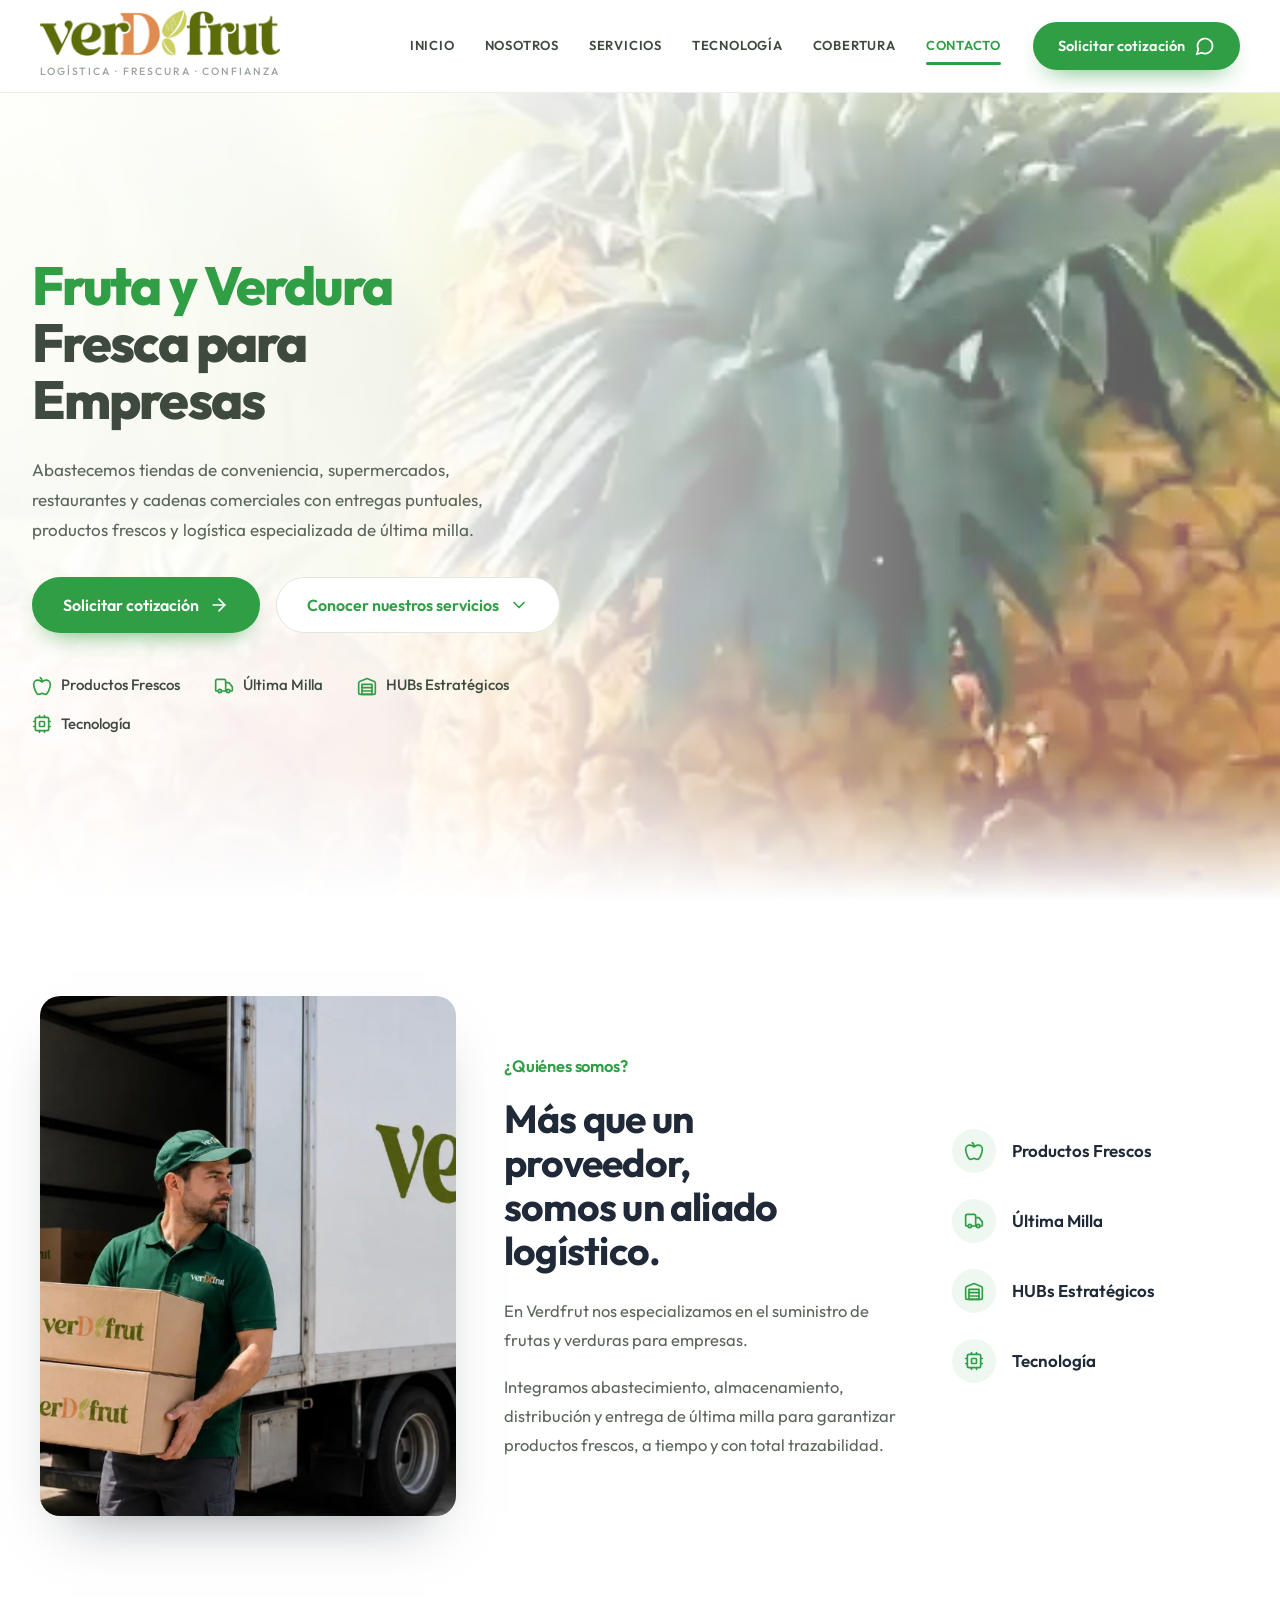
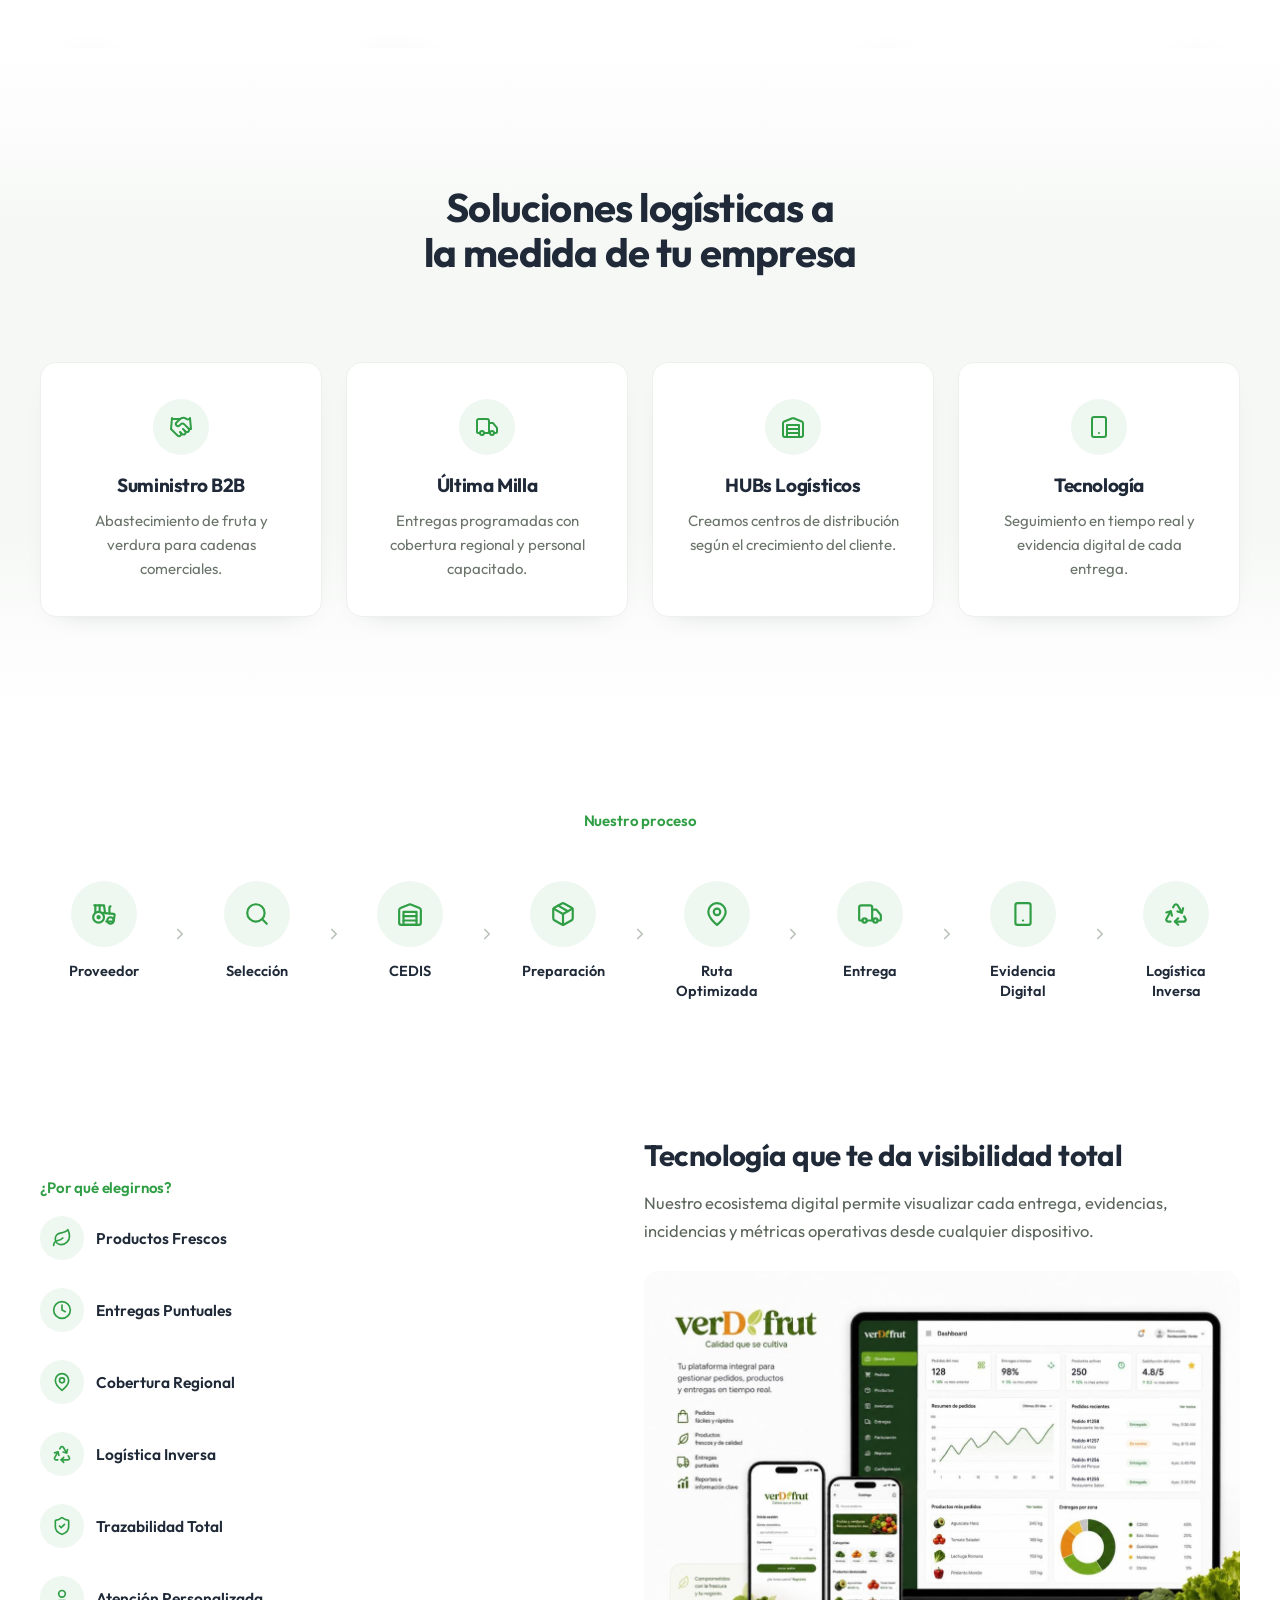
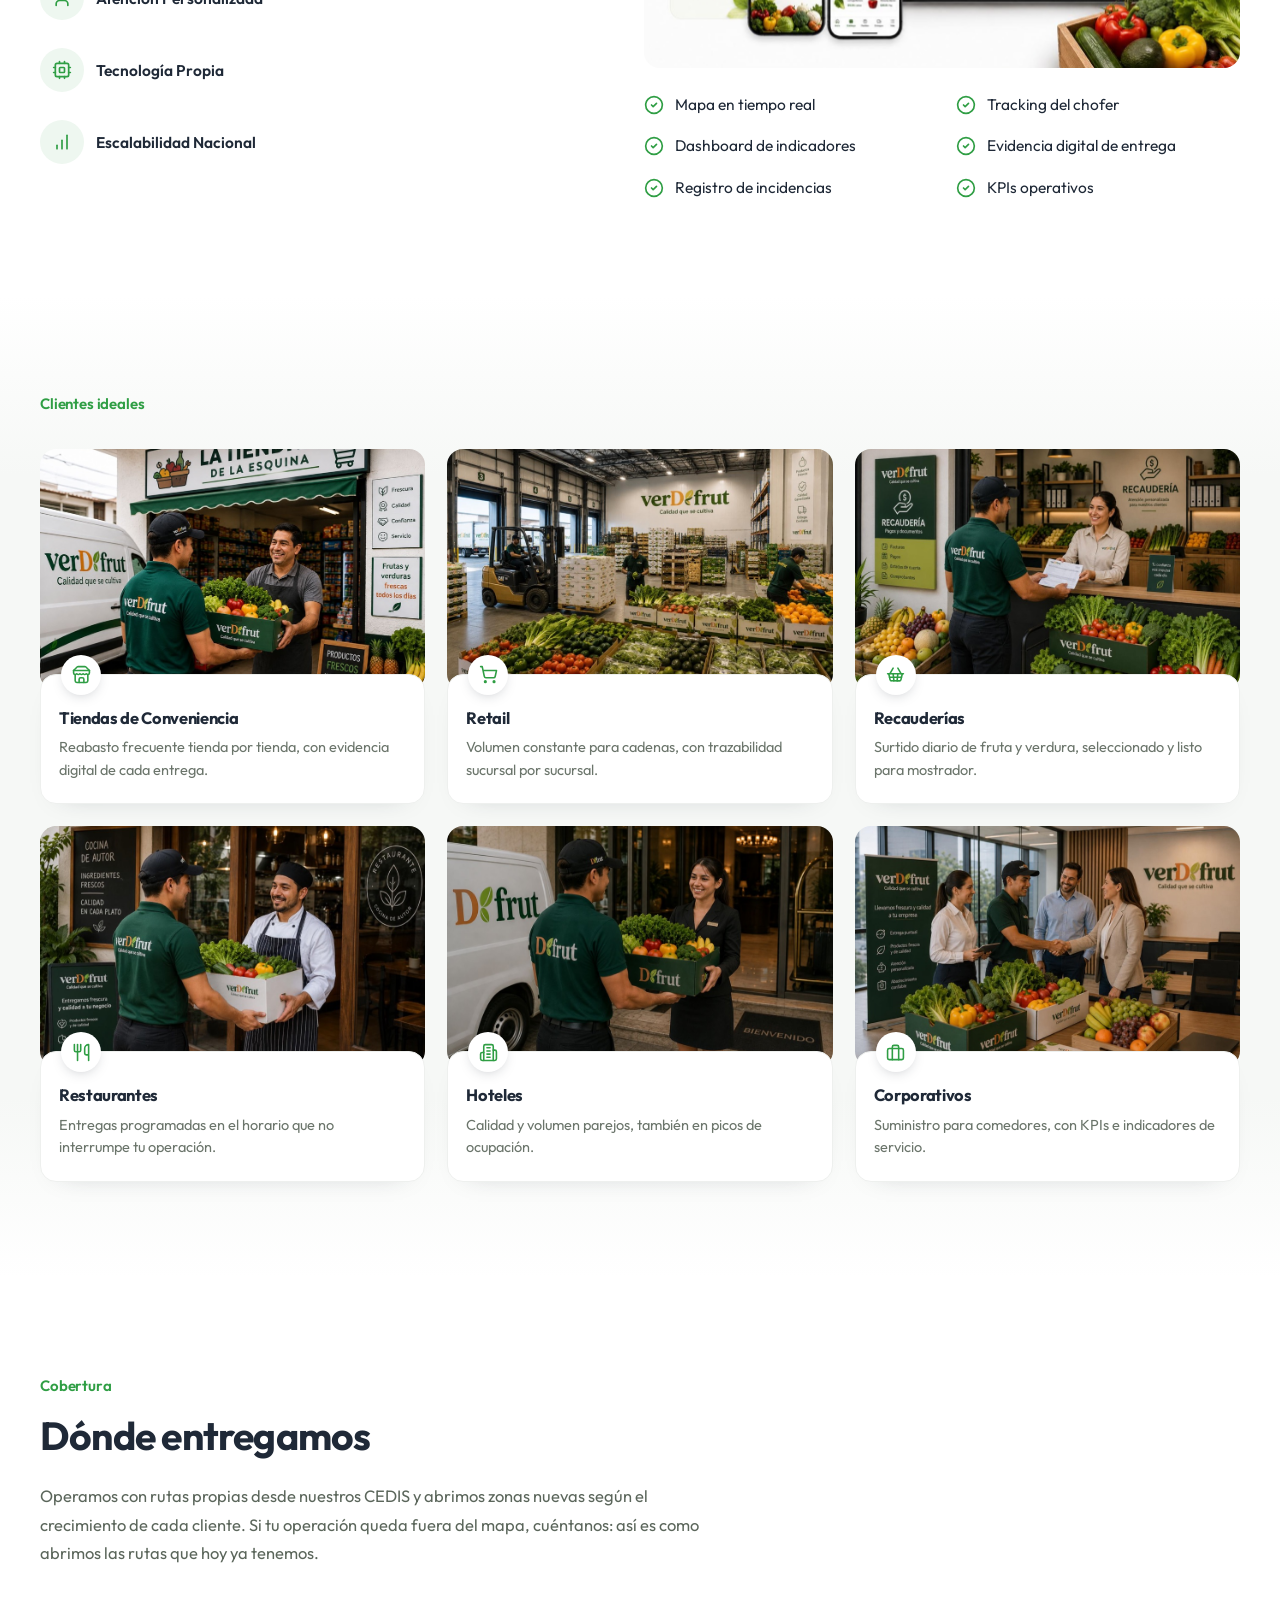
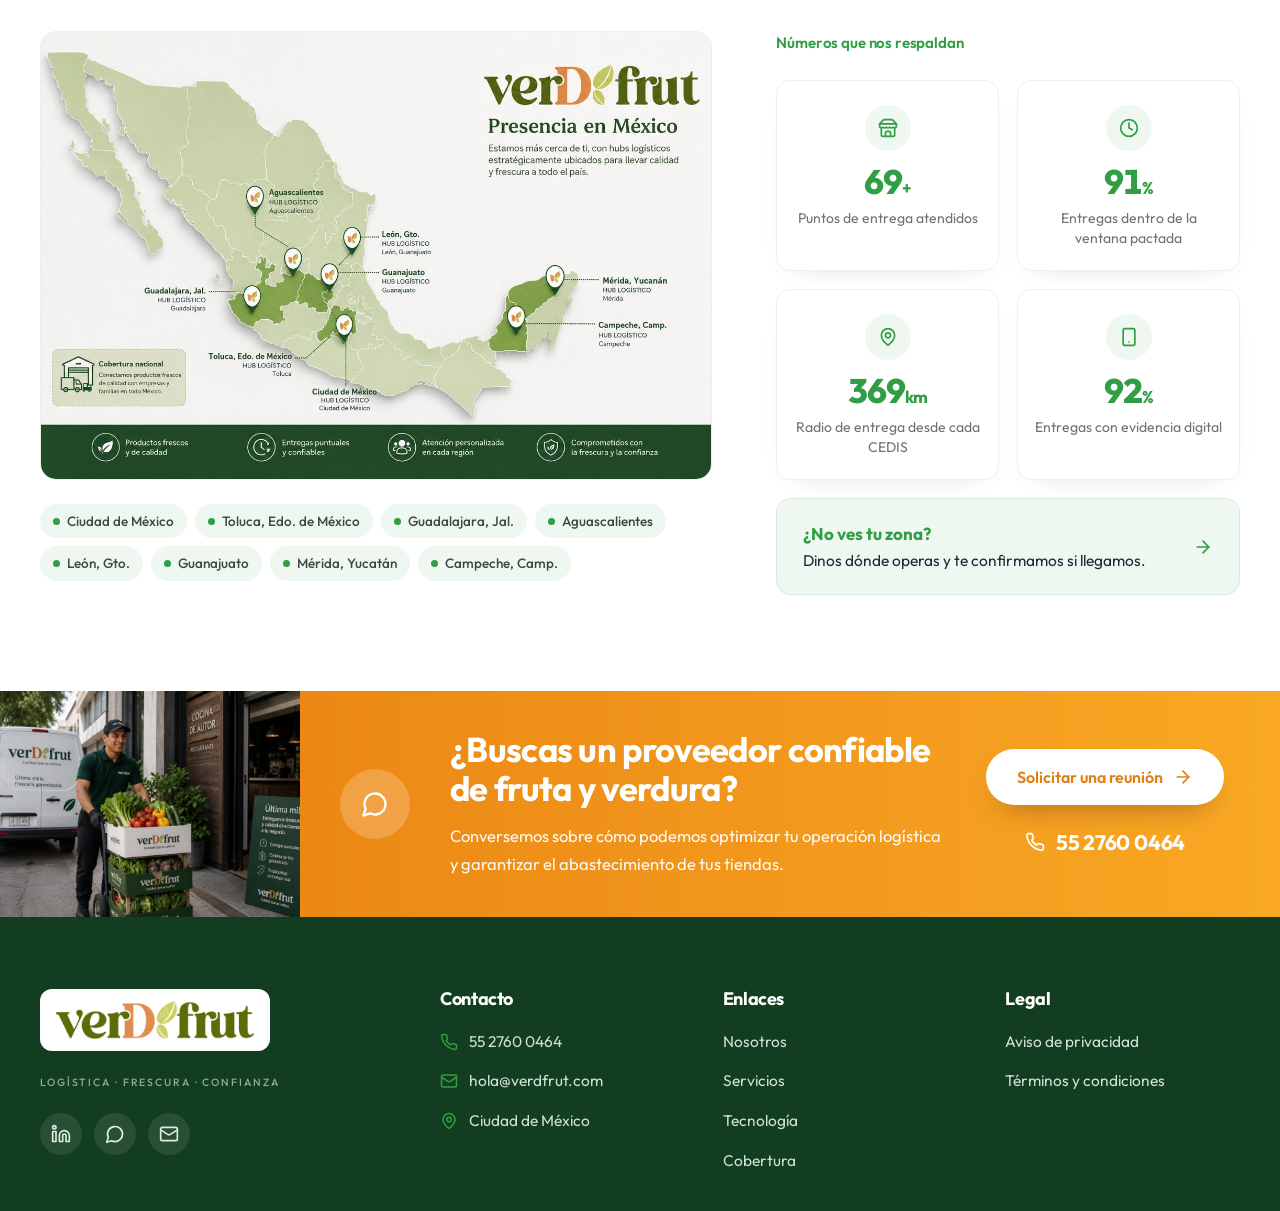
<file: index.html>
<!DOCTYPE html>
<html lang="es">
<head>
<meta charset="utf-8">
<meta name="viewport" content="width=device-width, initial-scale=1">
<title>VERDFRUT — Fruta y verdura fresca para empresas</title>
<meta name="description" content="Abastecemos tiendas de conveniencia, supermercados, restaurantes y cadenas comerciales con entregas puntuales, productos frescos y logística especializada de última milla.">
<link rel="preconnect" href="https://fonts.googleapis.com">
<link rel="preconnect" href="https://fonts.gstatic.com" crossorigin>
<link href="https://fonts.googleapis.com/css2?family=Outfit:wght@300;400;500;600;700;800&display=swap" rel="stylesheet">
<link rel="stylesheet" href="styles.css">
<script>document.documentElement.classList.add('js')</script>
</head>
<body>

<a class="skip-link" href="#nosotros">Saltar al contenido</a>

<!-- ═══════════════ SPRITE DE ICONOS (lucide) ═══════════════ -->
<svg width="0" height="0" style="position:absolute" aria-hidden="true">
  <defs>
    <g id="i-apple"><path d="M12 20.94c1.5 0 2.75 1.06 4 1.06 3 0 6-8 6-12.22A4.91 4.91 0 0 0 17 5c-2.22 0-4 1.44-5 2-1-.56-2.78-2-5-2a4.9 4.9 0 0 0-5 4.78C2 13.94 5 22 8 22c1.25 0 2.5-1.06 4-1.06Z"/><path d="M10 2c1 .5 2 2 2 5"/></g>
    <g id="i-truck"><path d="M14 18V6a2 2 0 0 0-2-2H4a2 2 0 0 0-2 2v11a1 1 0 0 0 1 1h2"/><path d="M15 18H9"/><path d="M19 18h2a1 1 0 0 0 1-1v-3.65a1 1 0 0 0-.22-.62l-3.48-4.35A1 1 0 0 0 17.52 8H14"/><circle cx="17" cy="18" r="2"/><circle cx="7" cy="18" r="2"/></g>
    <g id="i-warehouse"><path d="M22 8.35V20a2 2 0 0 1-2 2H4a2 2 0 0 1-2-2V8.35A2 2 0 0 1 3.26 6.5l8-3.2a2 2 0 0 1 1.48 0l8 3.2A2 2 0 0 1 22 8.35Z"/><path d="M6 18h12"/><path d="M6 14h12"/><rect width="12" height="12" x="6" y="10"/></g>
    <g id="i-cpu"><rect width="16" height="16" x="4" y="4" rx="2"/><rect width="6" height="6" x="9" y="9" rx="1"/><path d="M15 2v2"/><path d="M15 20v2"/><path d="M2 15h2"/><path d="M2 9h2"/><path d="M20 15h2"/><path d="M20 9h2"/><path d="M9 2v2"/><path d="M9 20v2"/></g>
    <g id="i-handshake"><path d="m11 17 2 2a1 1 0 1 0 3-3"/><path d="m14 14 2.5 2.5a1 1 0 1 0 3-3l-3.88-3.88a3 3 0 0 0-4.24 0l-.88.88a1 1 0 1 1-3-3l2.81-2.81a5.79 5.79 0 0 1 7.06-.87l.47.28a2 2 0 0 0 1.42.25L21 4"/><path d="m21 3 1 11h-2"/><path d="M3 3 2 14l6.5 6.5a1 1 0 1 0 3-3"/><path d="M3 4h8"/></g>
    <g id="i-smartphone"><rect width="14" height="20" x="5" y="2" rx="2"/><path d="M12 18h.01"/></g>
    <g id="i-tractor"><path d="M3 4h9l1 7"/><path d="M4 11V4"/><path d="M8 10V4"/><path d="M18 5c-.6 0-1 .4-1 1v5.6"/><path d="m10 11 11 .9c.6 0 .9.5.8 1.1l-.8 5c0 .5-.4.9-1 .9H14"/><circle cx="7" cy="15" r="5"/><circle cx="7" cy="15" r="1"/><circle cx="18" cy="18" r="3"/></g>
    <g id="i-search"><circle cx="11" cy="11" r="8"/><path d="m21 21-4.3-4.3"/></g>
    <g id="i-package"><path d="m7.5 4.27 9 5.15"/><path d="M21 8a2 2 0 0 0-1-1.73l-7-4a2 2 0 0 0-2 0l-7 4A2 2 0 0 0 3 8v8a2 2 0 0 0 1 1.73l7 4a2 2 0 0 0 2 0l7-4A2 2 0 0 0 21 16Z"/><path d="m3.3 7 8.7 5 8.7-5"/><path d="M12 22V12"/></g>
    <g id="i-pin"><path d="M20 10c0 6-8 12-8 12s-8-6-8-12a8 8 0 0 1 16 0Z"/><circle cx="12" cy="10" r="3"/></g>
    <g id="i-recycle"><path d="M7 19H4.8a1.8 1.8 0 0 1-1.57-.88 1.79 1.79 0 0 1 0-1.79L7.2 9.5"/><path d="M11 19h8.2a1.8 1.8 0 0 0 1.56-.89 1.78 1.78 0 0 0 0-1.78l-1.23-2.12"/><path d="m14 16-3 3 3 3"/><path d="M8.29 13.6 7.2 9.5 3.1 10.6"/><path d="m9.34 5.81 1.1-1.89A1.83 1.83 0 0 1 12 3a1.78 1.78 0 0 1 1.55.89l3.94 6.84"/><path d="m13.38 9.63 4.09 1.1 1.1-4.1"/></g>
    <g id="i-leaf"><path d="M11 20A7 7 0 0 1 9.8 6.1C15.5 5 17 4.48 19 2c1 2 2 4.18 2 8 0 5.5-4.78 10-10 10Z"/><path d="M2 21c0-3 1.85-5.36 5.08-6C9.5 14.52 12 13 13 12"/></g>
    <g id="i-clock"><circle cx="12" cy="12" r="10"/><path d="M12 6v6l4 2"/></g>
    <g id="i-shield-check"><path d="M20 13c0 5-3.5 7.5-7.66 8.95a1 1 0 0 1-.67-.01C7.5 20.5 4 18 4 13V6a1 1 0 0 1 1-1c2 0 4.5-1.2 6.24-2.72a1.17 1.17 0 0 1 1.52 0C14.51 3.81 17 5 19 5a1 1 0 0 1 1 1z"/><path d="m9 12 2 2 4-4"/></g>
    <g id="i-shield"><path d="M20 13c0 5-3.5 7.5-7.66 8.95a1 1 0 0 1-.67-.01C7.5 20.5 4 18 4 13V6a1 1 0 0 1 1-1c2 0 4.5-1.2 6.24-2.72a1.17 1.17 0 0 1 1.52 0C14.51 3.81 17 5 19 5a1 1 0 0 1 1 1z"/></g>
    <g id="i-user"><path d="M19 21v-2a4 4 0 0 0-4-4H9a4 4 0 0 0-4 4v2"/><circle cx="12" cy="7" r="4"/></g>
    <g id="i-chart"><path d="M12 20V10"/><path d="M18 20V4"/><path d="M6 20v-4"/></g>
    <g id="i-store"><path d="m2 7 4.41-4.41A2 2 0 0 1 7.83 2h8.34a2 2 0 0 1 1.42.59L22 7"/><path d="M4 12v8a2 2 0 0 0 2 2h12a2 2 0 0 0 2-2v-8"/><path d="M15 22v-4a2 2 0 0 0-2-2h-2a2 2 0 0 0-2 2v4"/><path d="M2 7h20"/><path d="M22 7v3a2 2 0 0 1-2 2 2.7 2.7 0 0 1-1.59-.63.7.7 0 0 0-.82 0A2.7 2.7 0 0 1 16 12a2.7 2.7 0 0 1-1.59-.63.7.7 0 0 0-.82 0A2.7 2.7 0 0 1 12 12a2.7 2.7 0 0 1-1.59-.63.7.7 0 0 0-.82 0A2.7 2.7 0 0 1 8 12a2.7 2.7 0 0 1-1.59-.63.7.7 0 0 0-.82 0A2.7 2.7 0 0 1 4 12a2 2 0 0 1-2-2V7"/></g>
    <g id="i-cart"><circle cx="8" cy="21" r="1"/><circle cx="19" cy="21" r="1"/><path d="M2.05 2.05h2l2.66 12.42a2 2 0 0 0 2 1.58h9.78a2 2 0 0 0 1.95-1.57l1.65-7.43H5.12"/></g>
    <g id="i-basket"><path d="m15 11-1 9"/><path d="m19 11-4-7"/><path d="M2 11h20"/><path d="m3.5 11 1.6 7.4a2 2 0 0 0 2 1.6h9.8a2 2 0 0 0 2-1.6l1.7-7.4"/><path d="M4.5 15.5h15"/><path d="m5 11 4-7"/><path d="m9 11 1 9"/></g>
    <g id="i-utensils"><path d="M3 2v7c0 1.1.9 2 2 2h4a2 2 0 0 0 2-2V2"/><path d="M7 2v20"/><path d="M21 15V2a5 5 0 0 0-5 5v6c0 1.1.9 2 2 2h3Zm0 0v7"/></g>
    <g id="i-hotel"><path d="M6 22V4a2 2 0 0 1 2-2h8a2 2 0 0 1 2 2v18Z"/><path d="M6 12H4a2 2 0 0 0-2 2v6a2 2 0 0 0 2 2h2"/><path d="M18 9h2a2 2 0 0 1 2 2v9a2 2 0 0 1-2 2h-2"/><path d="M10 6h4"/><path d="M10 10h4"/><path d="M10 14h4"/><path d="M10 18h4"/></g>
    <g id="i-briefcase"><rect width="20" height="14" x="2" y="7" rx="2"/><path d="M16 21V5a2 2 0 0 0-2-2h-4a2 2 0 0 0-2 2v16"/></g>
    <g id="i-check-circle"><circle cx="12" cy="12" r="10"/><path d="m9 12 2 2 4-4"/></g>
    <g id="i-badge-check"><path d="M3.85 8.62a4 4 0 0 1 4.78-4.77 4 4 0 0 1 6.74 0 4 4 0 0 1 4.78 4.78 4 4 0 0 1 0 6.74 4 4 0 0 1-4.77 4.78 4 4 0 0 1-6.75 0 4 4 0 0 1-4.78-4.77 4 4 0 0 1 0-6.76Z"/><path d="m9 12 2 2 4-4"/></g>
    <g id="i-phone"><path d="M22 16.92v3a2 2 0 0 1-2.18 2 19.79 19.79 0 0 1-8.63-3.07 19.5 19.5 0 0 1-6-6 19.79 19.79 0 0 1-3.07-8.67A2 2 0 0 1 4.11 2h3a2 2 0 0 1 2 1.72 12.84 12.84 0 0 0 .7 2.81 2 2 0 0 1-.45 2.11L8.09 9.91a16 16 0 0 0 6 6l1.27-1.27a2 2 0 0 1 2.11-.45 12.84 12.84 0 0 0 2.81.7A2 2 0 0 1 22 16.92z"/></g>
    <g id="i-mail"><rect width="20" height="16" x="2" y="4" rx="2"/><path d="m22 7-8.97 5.7a1.94 1.94 0 0 1-2.06 0L2 7"/></g>
    <g id="i-chat"><path d="M7.9 20A9 9 0 1 0 4 16.1L2 22Z"/></g>
    <g id="i-linkedin"><path d="M16 8a6 6 0 0 1 6 6v7h-4v-7a2 2 0 0 0-2-2 2 2 0 0 0-2 2v7h-4v-7a6 6 0 0 1 6-6z"/><rect width="4" height="12" x="2" y="9"/><circle cx="4" cy="4" r="2"/></g>
    <g id="i-arrow-right"><path d="M5 12h14"/><path d="m12 5 7 7-7 7"/></g>
    <g id="i-chevron-down"><path d="m6 9 6 6 6-6"/></g>
    <g id="i-chevron-right"><path d="m9 18 6-6-6-6"/></g>
    <g id="i-image"><rect width="18" height="18" x="3" y="3" rx="2"/><circle cx="9" cy="9" r="2"/><path d="m21 15-3.09-3.09a2 2 0 0 0-2.83 0L6 21"/></g>
  </defs>
</svg>

<!-- ═══════════════ HEADER ═══════════════ -->
<header class="site-header" id="top">
  <div class="container header-inner">

    <a class="brand" href="#top" aria-label="VERDFRUT — inicio">
      <img class="brand-mark" src="assets/logo-verdfrut.png" alt=""
           width="1000" height="192">
      <span class="brand-tagline">Logística · Frescura · Confianza</span>
    </a>

    <nav class="main-nav" aria-label="Navegación principal">
      <a href="#top" class="is-active">Inicio</a>
      <a href="#nosotros">Nosotros</a>
      <a href="#servicios">Servicios</a>
      <a href="#tecnologia">Tecnología</a>
      <a href="#cobertura">Cobertura</a>
      <a href="#contacto">Contacto</a>
    </nav>

    <a href="#contacto" class="btn btn-primary btn-header">
      Solicitar cotización
      <svg class="ico" viewBox="0 0 24 24"><use href="#i-chat"/></svg>
    </a>

    <button class="nav-toggle" aria-label="Abrir menú" aria-expanded="false">
      <span></span><span></span><span></span>
    </button>
  </div>
</header>

<main>

<!-- ═══════════════ HERO ═══════════════ -->
<section class="hero">

  <!-- Fondo de video a sangre completa.
       El recorte central (object-fit:cover) deja fuera el logo incrustado
       de arriba y los subtítulos quemados de abajo. -->
  <div class="hero-bg">
    <video class="hero-video" autoplay muted loop playsinline
           preload="auto" poster="assets/hero-fondo.jpg" aria-hidden="true" tabindex="-1">
      <source src="assets/hero-fondo.mp4" type="video/mp4">
    </video>
    <div class="hero-blur"></div>
    <div class="hero-scrim"></div>
  </div>

  <div class="container hero-grid">

    <div class="hero-copy">
      <h1>
        <span class="accent">Fruta y Verdura</span><br>
        Fresca para<br>Empresas
      </h1>

      <p class="lead">
        Abastecemos tiendas de conveniencia, supermercados, restaurantes y
        cadenas comerciales con entregas puntuales, productos frescos y
        logística especializada de última milla.
      </p>

      <div class="hero-actions">
        <a href="#contacto" class="btn btn-primary btn-lg">
          Solicitar cotización
          <svg class="ico" viewBox="0 0 24 24"><use href="#i-arrow-right"/></svg>
        </a>
        <a href="#servicios" class="btn btn-ghost btn-lg">
          Conocer nuestros servicios
          <svg class="ico" viewBox="0 0 24 24"><use href="#i-chevron-down"/></svg>
        </a>
      </div>

      <ul class="hero-chips">
        <li><svg class="ico" viewBox="0 0 24 24"><use href="#i-apple"/></svg>Productos Frescos</li>
        <li><svg class="ico" viewBox="0 0 24 24"><use href="#i-truck"/></svg>Última Milla</li>
        <li><svg class="ico" viewBox="0 0 24 24"><use href="#i-warehouse"/></svg>HUBs Estratégicos</li>
        <li><svg class="ico" viewBox="0 0 24 24"><use href="#i-cpu"/></svg>Tecnología</li>
      </ul>
    </div>

  </div>
</section>

<!-- ═══════════════ NOSOTROS ═══════════════ -->
<section class="section" id="nosotros">
  <div class="container about-grid">

    <figure class="about-photo" data-reveal>
      <img src="assets/hero-reparto.jpg" width="1086" height="851" loading="lazy"
           alt="Repartidor de VERDFRUT cargando cajas de fruta y verdura junto al camión de reparto">
    </figure>

    <div class="about-copy" data-reveal style="--d:.08s">
      <p class="eyebrow">¿Quiénes somos?</p>
      <h2>Más que un<br>proveedor,<br>somos un aliado<br>logístico.</h2>
      <p>En Verdfrut nos especializamos en el suministro de frutas y verduras para empresas.</p>
      <p>Integramos abastecimiento, almacenamiento, distribución y entrega de última milla para
         garantizar productos frescos, a tiempo y con total trazabilidad.</p>
    </div>

    <ul class="pillars" data-reveal-group style="--d:.16s">
      <li><span class="ico-circle"><svg class="ico" viewBox="0 0 24 24"><use href="#i-apple"/></svg></span>Productos Frescos</li>
      <li><span class="ico-circle"><svg class="ico" viewBox="0 0 24 24"><use href="#i-truck"/></svg></span>Última Milla</li>
      <li><span class="ico-circle"><svg class="ico" viewBox="0 0 24 24"><use href="#i-warehouse"/></svg></span>HUBs Estratégicos</li>
      <li><span class="ico-circle"><svg class="ico" viewBox="0 0 24 24"><use href="#i-cpu"/></svg></span>Tecnología</li>
    </ul>

  </div>

  <!-- Frutas que se asoman por el borde inferior de la sección.
       Decorativas: ocultas a lectores de pantalla. -->
  <div class="peekers" aria-hidden="true">
    <img class="peeker p-pera"     src="assets/frutas/pera.png"     alt="" loading="lazy" width="217" height="300">
    <img class="peeker p-aguacate" src="assets/frutas/aguacate.png" alt="" loading="lazy" width="216" height="300">
    <img class="peeker p-pina"     src="assets/frutas/pina.png"     alt="" loading="lazy" width="211" height="300">
    <img class="peeker p-manzana"  src="assets/frutas/manzana.png"  alt="" loading="lazy" width="229" height="300">
  </div>
</section>

<!-- ═══════════════ SERVICIOS ═══════════════ -->
<section class="section section-alt" id="servicios">
  <div class="container">
    <p class="eyebrow center">¿Qué hacemos?</p>
    <h2 class="center h2-tight">Soluciones logísticas a<br>la medida de tu empresa</h2>

    <div class="cards-4">
      <article class="card">
        <span class="ico-circle lg"><svg class="ico" viewBox="0 0 24 24"><use href="#i-handshake"/></svg></span>
        <h3>Suministro B2B</h3>
        <p>Abastecimiento de fruta y verdura para cadenas comerciales.</p>
      </article>
      <article class="card">
        <span class="ico-circle lg"><svg class="ico" viewBox="0 0 24 24"><use href="#i-truck"/></svg></span>
        <h3>Última Milla</h3>
        <p>Entregas programadas con cobertura regional y personal capacitado.</p>
      </article>
      <article class="card">
        <span class="ico-circle lg"><svg class="ico" viewBox="0 0 24 24"><use href="#i-warehouse"/></svg></span>
        <h3>HUBs Logísticos</h3>
        <p>Creamos centros de distribución según el crecimiento del cliente.</p>
      </article>
      <article class="card">
        <span class="ico-circle lg"><svg class="ico" viewBox="0 0 24 24"><use href="#i-smartphone"/></svg></span>
        <h3>Tecnología</h3>
        <p>Seguimiento en tiempo real y evidencia digital de cada entrega.</p>
      </article>
    </div>
  </div>
</section>

<!-- ═══════════════ PROCESO ═══════════════ -->
<section class="section" id="proceso">
  <div class="container">
    <p class="eyebrow center">Nuestro proceso</p>

    <ol class="process">
      <li><span class="ico-circle xl"><svg class="ico" viewBox="0 0 24 24"><use href="#i-tractor"/></svg></span><span class="step-label">Proveedor</span></li>
      <li class="sep"><svg class="ico" viewBox="0 0 24 24"><use href="#i-chevron-right"/></svg></li>
      <li><span class="ico-circle xl"><svg class="ico" viewBox="0 0 24 24"><use href="#i-search"/></svg></span><span class="step-label">Selección</span></li>
      <li class="sep"><svg class="ico" viewBox="0 0 24 24"><use href="#i-chevron-right"/></svg></li>
      <li><span class="ico-circle xl"><svg class="ico" viewBox="0 0 24 24"><use href="#i-warehouse"/></svg></span><span class="step-label">CEDIS</span></li>
      <li class="sep"><svg class="ico" viewBox="0 0 24 24"><use href="#i-chevron-right"/></svg></li>
      <li><span class="ico-circle xl"><svg class="ico" viewBox="0 0 24 24"><use href="#i-package"/></svg></span><span class="step-label">Preparación</span></li>
      <li class="sep"><svg class="ico" viewBox="0 0 24 24"><use href="#i-chevron-right"/></svg></li>
      <li><span class="ico-circle xl"><svg class="ico" viewBox="0 0 24 24"><use href="#i-pin"/></svg></span><span class="step-label">Ruta<br>Optimizada</span></li>
      <li class="sep"><svg class="ico" viewBox="0 0 24 24"><use href="#i-chevron-right"/></svg></li>
      <li><span class="ico-circle xl"><svg class="ico" viewBox="0 0 24 24"><use href="#i-truck"/></svg></span><span class="step-label">Entrega</span></li>
      <li class="sep"><svg class="ico" viewBox="0 0 24 24"><use href="#i-chevron-right"/></svg></li>
      <li><span class="ico-circle xl"><svg class="ico" viewBox="0 0 24 24"><use href="#i-smartphone"/></svg></span><span class="step-label">Evidencia<br>Digital</span></li>
      <li class="sep"><svg class="ico" viewBox="0 0 24 24"><use href="#i-chevron-right"/></svg></li>
      <li><span class="ico-circle xl"><svg class="ico" viewBox="0 0 24 24"><use href="#i-recycle"/></svg></span><span class="step-label">Logística<br>Inversa</span></li>
    </ol>
  </div>
</section>

<!-- ═══════════════ POR QUÉ / TECNOLOGÍA ═══════════════ -->
<section class="section section-why" id="tecnologia">
  <div class="container why-grid">

    <div class="why-col">
      <p class="eyebrow center">¿Por qué elegirnos?</p>
      <ul class="why-list">
        <li><span class="ico-circle"><svg class="ico" viewBox="0 0 24 24"><use href="#i-leaf"/></svg></span>Productos Frescos</li>
        <li><span class="ico-circle"><svg class="ico" viewBox="0 0 24 24"><use href="#i-clock"/></svg></span>Entregas Puntuales</li>
        <li><span class="ico-circle"><svg class="ico" viewBox="0 0 24 24"><use href="#i-pin"/></svg></span>Cobertura Regional</li>
        <li><span class="ico-circle"><svg class="ico" viewBox="0 0 24 24"><use href="#i-recycle"/></svg></span>Logística Inversa</li>
        <li><span class="ico-circle"><svg class="ico" viewBox="0 0 24 24"><use href="#i-shield-check"/></svg></span>Trazabilidad Total</li>
        <li><span class="ico-circle"><svg class="ico" viewBox="0 0 24 24"><use href="#i-user"/></svg></span>Atención Personalizada</li>
        <li><span class="ico-circle"><svg class="ico" viewBox="0 0 24 24"><use href="#i-cpu"/></svg></span>Tecnología Propia</li>
        <li><span class="ico-circle"><svg class="ico" viewBox="0 0 24 24"><use href="#i-chart"/></svg></span>Escalabilidad Nacional</li>
      </ul>
    </div>

    <div class="tech-col">
      <h2 class="h2-sm">Tecnología que te da visibilidad total</h2>
      <p>Nuestro ecosistema digital permite visualizar cada entrega, evidencias, incidencias
         y métricas operativas desde cualquier dispositivo.</p>

      <figure class="shot shot-wide">
        <img src="assets/tecnologia-dashboard.jpg" width="1200" height="799" loading="lazy"
             alt="Dashboard web de VERDFRUT en una laptop junto a las apps móviles, mostrando pedidos, entregas a tiempo y productos activos">
      </figure>

      <ul class="check-list">
        <li><svg class="ico" viewBox="0 0 24 24"><use href="#i-check-circle"/></svg>Mapa en tiempo real</li>
        <li><svg class="ico" viewBox="0 0 24 24"><use href="#i-check-circle"/></svg>Tracking del chofer</li>
        <li><svg class="ico" viewBox="0 0 24 24"><use href="#i-check-circle"/></svg>Dashboard de indicadores</li>
        <li><svg class="ico" viewBox="0 0 24 24"><use href="#i-check-circle"/></svg>Evidencia digital de entrega</li>
        <li><svg class="ico" viewBox="0 0 24 24"><use href="#i-check-circle"/></svg>Registro de incidencias</li>
        <li><svg class="ico" viewBox="0 0 24 24"><use href="#i-check-circle"/></svg>KPIs operativos</li>
      </ul>
    </div>

  </div>
</section>

<!-- ═══════════════ CLIENTES IDEALES ═══════════════ -->
<section class="section section-alt" id="clientes">
  <div class="container">
    <p class="eyebrow">Clientes ideales</p>

    <div class="clients">
      <article class="client">
        <figure class="shot shot-client"><img src="assets/clientes/tiendas.jpg" width="900" height="675" loading="lazy" alt="Repartidor de VERDFRUT entregando una caja de fruta y verdura al dueño de una tienda de la esquina"></figure>
        <div class="client-body">
          <span class="ico-circle"><svg class="ico" viewBox="0 0 24 24"><use href="#i-store"/></svg></span>
          <h3>Tiendas de Conveniencia</h3>
          <p>Reabasto frecuente tienda por tienda, con evidencia digital de cada entrega.</p>
        </div>
      </article>
      <article class="client">
        <figure class="shot shot-client"><img src="assets/clientes/retail.jpg" width="900" height="599" loading="lazy" alt="Piso de exhibición con frutas y verduras surtidas en un centro de distribución VERDFRUT"></figure>
        <div class="client-body">
          <span class="ico-circle"><svg class="ico" viewBox="0 0 24 24"><use href="#i-cart"/></svg></span>
          <h3>Retail</h3>
          <p>Volumen constante para cadenas, con trazabilidad sucursal por sucursal.</p>
        </div>
      </article>
      <article class="client">
        <figure class="shot shot-client"><img src="assets/clientes/recauderias.jpg" width="900" height="599" loading="lazy" alt="Personal de VERDFRUT atendiendo el mostrador de una recaudería"></figure>
        <div class="client-body">
          <span class="ico-circle"><svg class="ico" viewBox="0 0 24 24"><use href="#i-basket"/></svg></span>
          <h3>Recauderías</h3>
          <p>Surtido diario de fruta y verdura, seleccionado y listo para mostrador.</p>
        </div>
      </article>
      <article class="client">
        <figure class="shot shot-client"><img src="assets/clientes/restaurantes.jpg" width="900" height="599" loading="lazy" alt="Repartidor de VERDFRUT entregando una caja de verduras a un chef en la puerta de un restaurante"></figure>
        <div class="client-body">
          <span class="ico-circle"><svg class="ico" viewBox="0 0 24 24"><use href="#i-utensils"/></svg></span>
          <h3>Restaurantes</h3>
          <p>Entregas programadas en el horario que no interrumpe tu operación.</p>
        </div>
      </article>
      <article class="client">
        <figure class="shot shot-client"><img src="assets/clientes/hoteles.jpg" width="900" height="720" loading="lazy" alt="Repartidor de VERDFRUT entregando una caja de fruta y verdura en la recepción de un hotel"></figure>
        <div class="client-body">
          <span class="ico-circle"><svg class="ico" viewBox="0 0 24 24"><use href="#i-hotel"/></svg></span>
          <h3>Hoteles</h3>
          <p>Calidad y volumen parejos, también en picos de ocupación.</p>
        </div>
      </article>
      <article class="client">
        <figure class="shot shot-client"><img src="assets/clientes/corporativos.jpg" width="900" height="599" loading="lazy" alt="Reunión en una oficina con cajas de fruta y verdura de VERDFRUT sobre la mesa"></figure>
        <div class="client-body">
          <span class="ico-circle"><svg class="ico" viewBox="0 0 24 24"><use href="#i-briefcase"/></svg></span>
          <h3>Corporativos</h3>
          <p>Suministro para comedores, con KPIs e indicadores de servicio.</p>
        </div>
      </article>
    </div>
  </div>
</section>

<!-- ═══════════════ COBERTURA + NÚMEROS ═══════════════ -->
<section class="section" id="cobertura">
  <div class="container">

    <div class="coverage-head">
      <p class="eyebrow">Cobertura</p>
      <h2>Dónde entregamos</h2>
      <p class="lead-sm">Operamos con rutas propias desde nuestros CEDIS y abrimos zonas nuevas
         según el crecimiento de cada cliente. Si tu operación queda fuera del mapa, cuéntanos:
         así es como abrimos las rutas que hoy ya tenemos.</p>
    </div>

    <div class="coverage-grid">

      <figure class="coverage-map">
        <img src="assets/cobertura-mapa.jpg" width="1280" height="853" loading="lazy"
             alt="Mapa de México con los ocho hubs logísticos de VERDFRUT">
        <!-- Los nombres van también como texto: en la imagen no se pueden
             seleccionar, no los lee un buscador ni un lector de pantalla -->
        <figcaption>
          <ul class="hubs">
            <li>Ciudad de México</li>
            <li>Toluca, Edo. de México</li>
            <li>Guadalajara, Jal.</li>
            <li>Aguascalientes</li>
            <li>León, Gto.</li>
            <li>Guanajuato</li>
            <li>Mérida, Yucatán</li>
            <li>Campeche, Camp.</li>
          </ul>
        </figcaption>
      </figure>

      <div class="stats-col">
        <p class="eyebrow">Números que nos respaldan</p>
        <div class="stats">
        <div class="stat">
          <span class="ico-circle"><svg class="ico" viewBox="0 0 24 24"><use href="#i-store"/></svg></span>
          <p class="stat-num"><span class="stat-value" data-count="75">75</span><span class="stat-unit">+</span></p>
          <p class="stat-label">Puntos de entrega atendidos</p>
        </div>
        <div class="stat">
          <span class="ico-circle"><svg class="ico" viewBox="0 0 24 24"><use href="#i-clock"/></svg></span>
          <p class="stat-num"><span class="stat-value" data-count="99">99</span><span class="stat-unit">%</span></p>
          <p class="stat-label">Entregas dentro de la ventana pactada</p>
        </div>
        <div class="stat">
          <span class="ico-circle"><svg class="ico" viewBox="0 0 24 24"><use href="#i-pin"/></svg></span>
          <p class="stat-num"><span class="stat-value" data-count="400">400</span><span class="stat-unit">km</span></p>
          <p class="stat-label">Radio de entrega desde cada CEDIS</p>
        </div>
        <div class="stat">
          <span class="ico-circle"><svg class="ico" viewBox="0 0 24 24"><use href="#i-smartphone"/></svg></span>
          <p class="stat-num"><span class="stat-value" data-count="100">100</span><span class="stat-unit">%</span></p>
          <p class="stat-label">Entregas con evidencia digital</p>
        </div>
        </div>

        <!-- Convierte la sección en algo accionable en vez de informativa -->
        <a class="coverage-ask" href="#contacto">
          <span>
            <strong>¿No ves tu zona?</strong>
            Dinos dónde operas y te confirmamos si llegamos.
          </span>
          <svg class="ico" viewBox="0 0 24 24"><use href="#i-arrow-right"/></svg>
        </a>

      </div>
    </div>

  </div>
</section>

<!-- ═══════════════ CTA ═══════════════ -->
<section class="cta" id="contacto">
  <figure class="cta-shot">
    <img src="assets/cta-ultima-milla.jpg" width="1000" height="666" loading="lazy"
         alt="Repartidor de VERDFRUT descargando una caja de fruta y verdura de la camioneta">
  </figure>

  <div class="cta-inner">
    <span class="cta-bubble"><svg class="ico" viewBox="0 0 24 24"><use href="#i-chat"/></svg></span>

    <div class="cta-copy">
      <h2>¿Buscas un proveedor confiable<br>de fruta y verdura?</h2>
      <p>Conversemos sobre cómo podemos optimizar tu operación logística y
         garantizar el abastecimiento de tus tiendas.</p>
    </div>

    <div class="cta-actions">
      <a href="#contacto" class="btn btn-white btn-lg">
        Solicitar una reunión
        <svg class="ico" viewBox="0 0 24 24"><use href="#i-arrow-right"/></svg>
      </a>
      <a href="tel:+525527600464" class="cta-phone">
        <svg class="ico" viewBox="0 0 24 24"><use href="#i-phone"/></svg>
        55 2760 0464
      </a>
    </div>
  </div>
</section>

</main>

<!-- ═══════════════ FOOTER ═══════════════ -->
<footer class="site-footer">
  <div class="container footer-grid">

    <div>
      <!-- Caja blanca a propósito: el logo es verde oscuro y se perdería
           contra el fondo del footer -->
      <span class="footer-mark">
        <img src="assets/logo-verdfrut.png" alt="VERDFRUT" width="1000" height="192">
      </span>
      <p class="brand-tagline footer-tagline">Logística · Frescura · Confianza</p>
      <div class="social">
        <a href="#" aria-label="LinkedIn"><svg class="ico" viewBox="0 0 24 24"><use href="#i-linkedin"/></svg></a>
        <a href="#" aria-label="WhatsApp"><svg class="ico" viewBox="0 0 24 24"><use href="#i-chat"/></svg></a>
        <a href="mailto:hola@verdfrut.com" aria-label="Correo"><svg class="ico" viewBox="0 0 24 24"><use href="#i-mail"/></svg></a>
      </div>
    </div>

    <div>
      <h4>Contacto</h4>
      <ul class="footer-list">
        <li><svg class="ico" viewBox="0 0 24 24"><use href="#i-phone"/></svg><a href="tel:+525527600464">55 2760 0464</a></li>
        <li><svg class="ico" viewBox="0 0 24 24"><use href="#i-mail"/></svg><a href="mailto:hola@verdfrut.com">hola@verdfrut.com</a></li>
        <li><svg class="ico" viewBox="0 0 24 24"><use href="#i-pin"/></svg><span>Ciudad de México</span></li>
      </ul>
    </div>

    <div>
      <h4>Enlaces</h4>
      <ul class="footer-list plain">
        <li><a href="#nosotros">Nosotros</a></li>
        <li><a href="#servicios">Servicios</a></li>
        <li><a href="#tecnologia">Tecnología</a></li>
        <li><a href="#cobertura">Cobertura</a></li>
      </ul>
    </div>

    <div>
      <h4>Legal</h4>
      <ul class="footer-list plain">
        <li><a href="aviso-privacidad.html">Aviso de privacidad</a></li>
        <li><a href="terminos-y-condiciones.html">Términos y condiciones</a></li>
      </ul>
    </div>

  </div>
</footer>

<script src="main.js"></script>
</body>
</html>
</file>
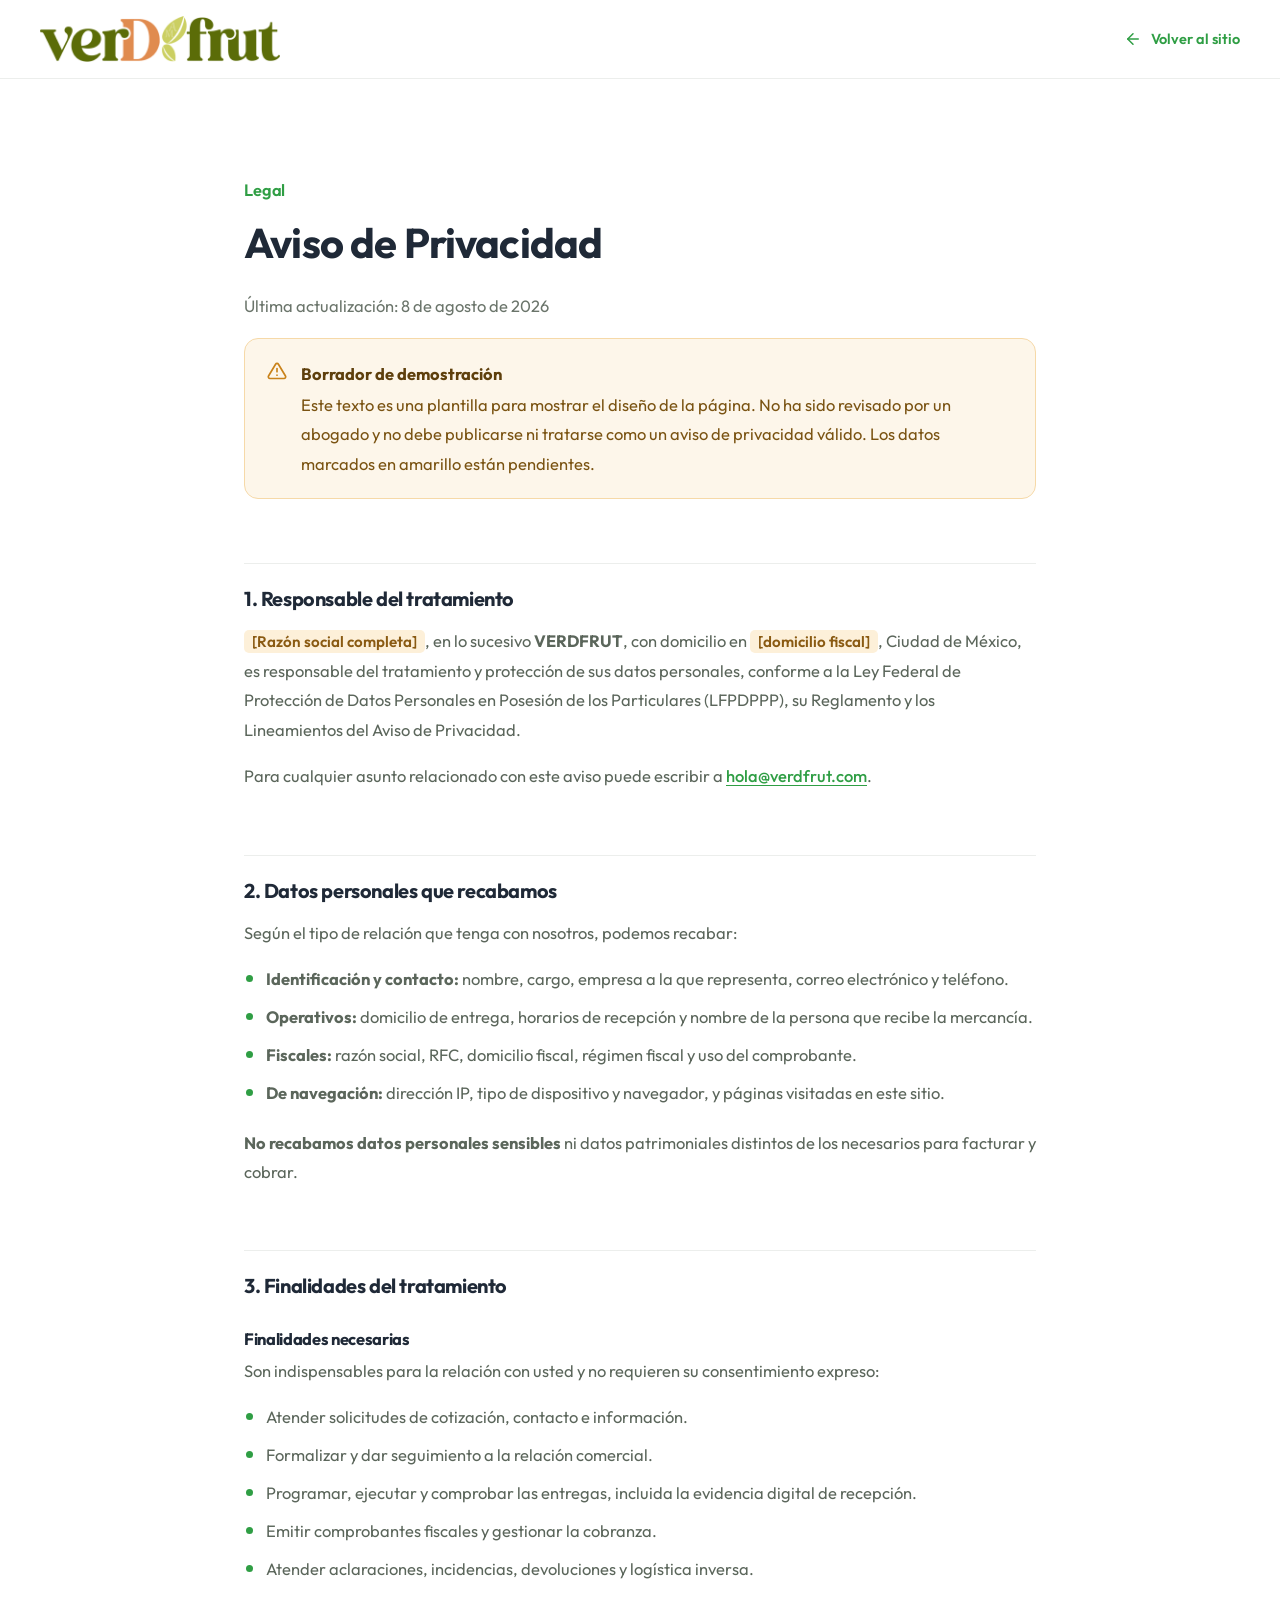
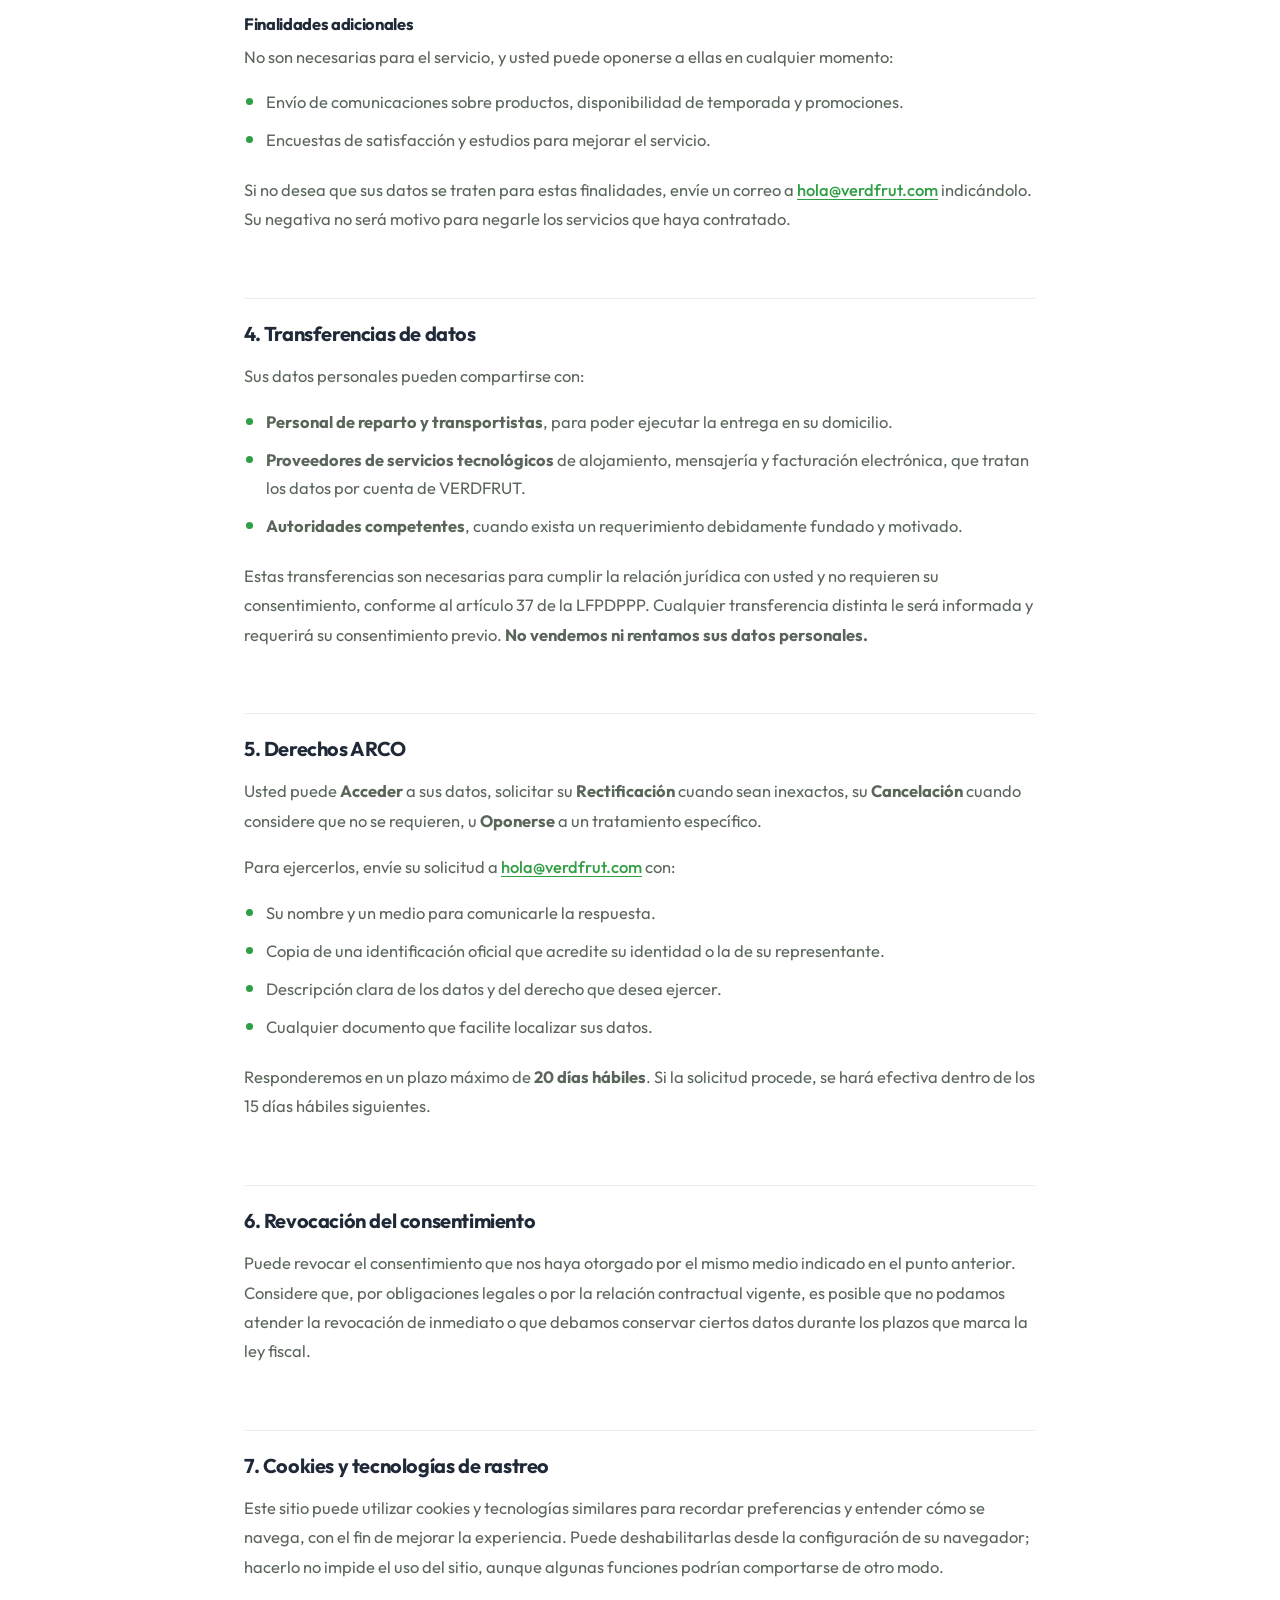
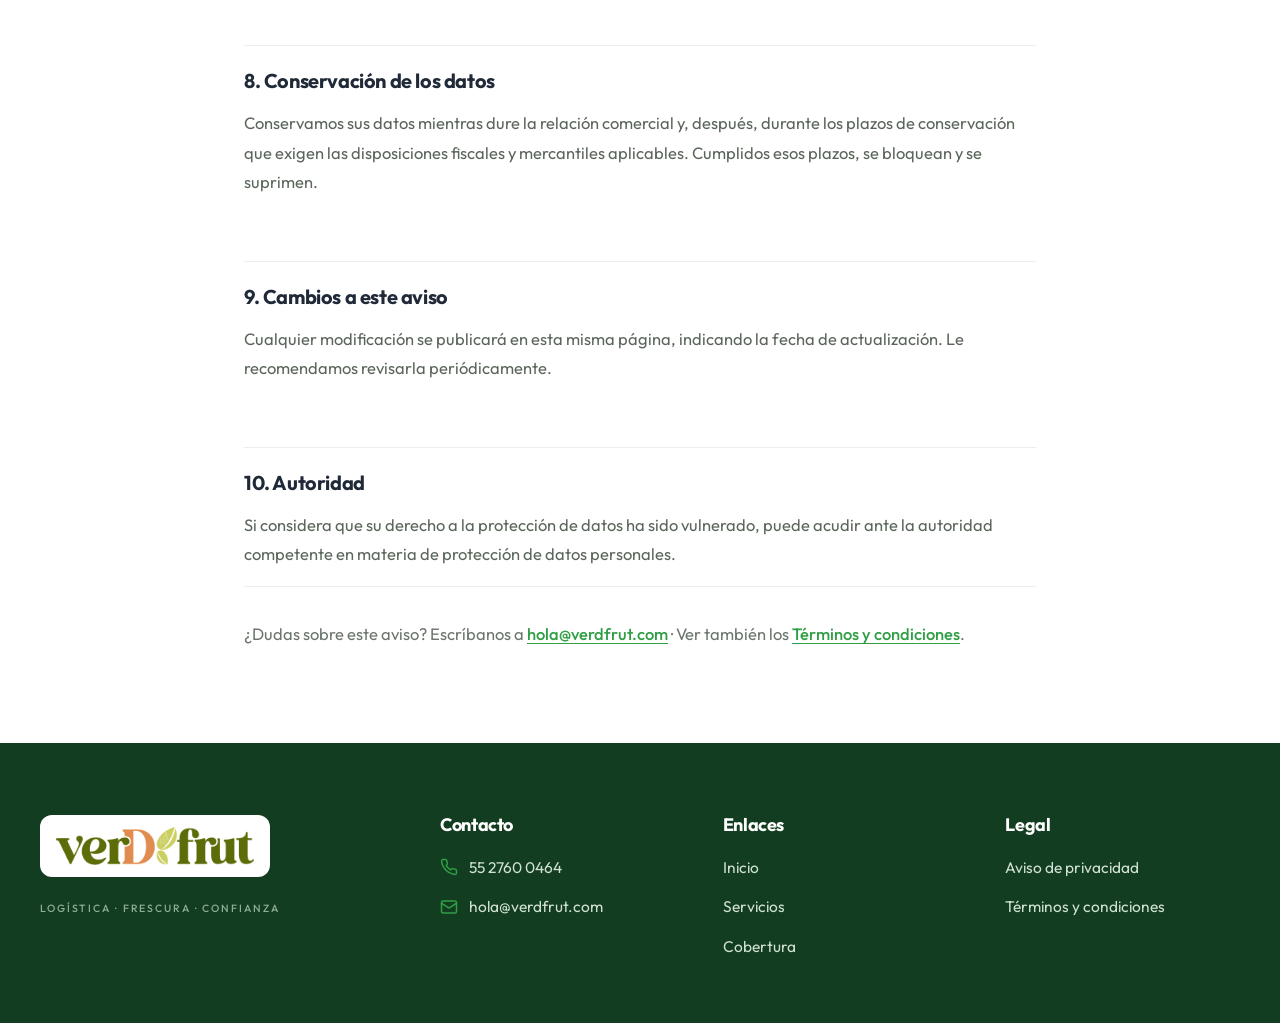
<file: aviso-privacidad.html>
<!DOCTYPE html>
<html lang="es">
<head>
<meta charset="utf-8">
<meta name="viewport" content="width=device-width, initial-scale=1">
<title>Aviso de Privacidad — VERDFRUT</title>
<meta name="description" content="Aviso de privacidad de VERDFRUT: qué datos personales tratamos, para qué, a quién se transfieren y cómo ejercer tus derechos ARCO.">
<meta name="robots" content="noindex">
<link rel="preconnect" href="https://fonts.googleapis.com">
<link rel="preconnect" href="https://fonts.gstatic.com" crossorigin>
<link href="https://fonts.googleapis.com/css2?family=Outfit:wght@300;400;500;600;700;800&display=swap" rel="stylesheet">
<link rel="stylesheet" href="styles.css">
</head>
<body>

<svg width="0" height="0" style="position:absolute" aria-hidden="true">
  <defs>
    <g id="i-arrow-left"><path d="M19 12H5"/><path d="m12 19-7-7 7-7"/></g>
    <g id="i-alert"><path d="M12 9v4"/><path d="M12 17h.01"/><path d="M10.29 3.86 1.82 18a2 2 0 0 0 1.71 3h16.94a2 2 0 0 0 1.71-3L13.71 3.86a2 2 0 0 0-3.42 0Z"/></g>
    <g id="i-phone"><path d="M22 16.92v3a2 2 0 0 1-2.18 2 19.79 19.79 0 0 1-8.63-3.07 19.5 19.5 0 0 1-6-6 19.79 19.79 0 0 1-3.07-8.67A2 2 0 0 1 4.11 2h3a2 2 0 0 1 2 1.72 12.84 12.84 0 0 0 .7 2.81 2 2 0 0 1-.45 2.11L8.09 9.91a16 16 0 0 0 6 6l1.27-1.27a2 2 0 0 1 2.11-.45 12.84 12.84 0 0 0 2.81.7A2 2 0 0 1 22 16.92z"/></g>
    <g id="i-mail"><rect width="20" height="16" x="2" y="4" rx="2"/><path d="m22 7-8.97 5.7a1.94 1.94 0 0 1-2.06 0L2 7"/></g>
  </defs>
</svg>

<header class="legal-header">
  <div class="container">
    <a class="brand" href="index.html" aria-label="VERDFRUT — inicio">
      <img class="brand-mark" src="assets/logo-verdfrut.png" alt="" width="1000" height="192">
    </a>
    <a class="back-link" href="index.html">
      <svg class="ico" viewBox="0 0 24 24"><use href="#i-arrow-left"/></svg>
      <span>Volver al sitio</span>
    </a>
  </div>
</header>

<main class="legal-main">
  <article class="legal-doc">

    <p class="eyebrow">Legal</p>
    <h1>Aviso de Privacidad</h1>
    <p class="legal-fecha">Última actualización: 8 de agosto de 2026</p>

    <!-- BORRAR ESTE BLOQUE cuando el documento esté revisado por un abogado -->
    <div class="legal-draft">
      <svg class="ico" viewBox="0 0 24 24"><use href="#i-alert"/></svg>
      <p style="margin:0">
        <strong>Borrador de demostración</strong>
        Este texto es una plantilla para mostrar el diseño de la página. No ha sido
        revisado por un abogado y no debe publicarse ni tratarse como un aviso de
        privacidad válido. Los datos marcados en amarillo están pendientes.
      </p>
    </div>

    <h2>1. Responsable del tratamiento</h2>
    <p>
      <span class="legal-pendiente">[Razón social completa]</span>, en lo sucesivo
      <strong>VERDFRUT</strong>, con domicilio en
      <span class="legal-pendiente">[domicilio fiscal]</span>, Ciudad de México, es
      responsable del tratamiento y protección de sus datos personales, conforme a la
      Ley Federal de Protección de Datos Personales en Posesión de los Particulares
      (LFPDPPP), su Reglamento y los Lineamientos del Aviso de Privacidad.
    </p>
    <p>
      Para cualquier asunto relacionado con este aviso puede escribir a
      <a href="mailto:hola@verdfrut.com">hola@verdfrut.com</a>.
    </p>

    <h2>2. Datos personales que recabamos</h2>
    <p>Según el tipo de relación que tenga con nosotros, podemos recabar:</p>
    <ul>
      <li><strong>Identificación y contacto:</strong> nombre, cargo, empresa a la que representa, correo electrónico y teléfono.</li>
      <li><strong>Operativos:</strong> domicilio de entrega, horarios de recepción y nombre de la persona que recibe la mercancía.</li>
      <li><strong>Fiscales:</strong> razón social, RFC, domicilio fiscal, régimen fiscal y uso del comprobante.</li>
      <li><strong>De navegación:</strong> dirección IP, tipo de dispositivo y navegador, y páginas visitadas en este sitio.</li>
    </ul>
    <p>
      <strong>No recabamos datos personales sensibles</strong> ni datos patrimoniales
      distintos de los necesarios para facturar y cobrar.
    </p>

    <h2>3. Finalidades del tratamiento</h2>
    <h3>Finalidades necesarias</h3>
    <p>Son indispensables para la relación con usted y no requieren su consentimiento expreso:</p>
    <ul>
      <li>Atender solicitudes de cotización, contacto e información.</li>
      <li>Formalizar y dar seguimiento a la relación comercial.</li>
      <li>Programar, ejecutar y comprobar las entregas, incluida la evidencia digital de recepción.</li>
      <li>Emitir comprobantes fiscales y gestionar la cobranza.</li>
      <li>Atender aclaraciones, incidencias, devoluciones y logística inversa.</li>
    </ul>

    <h3>Finalidades adicionales</h3>
    <p>No son necesarias para el servicio, y usted puede oponerse a ellas en cualquier momento:</p>
    <ul>
      <li>Envío de comunicaciones sobre productos, disponibilidad de temporada y promociones.</li>
      <li>Encuestas de satisfacción y estudios para mejorar el servicio.</li>
    </ul>
    <p>
      Si no desea que sus datos se traten para estas finalidades, envíe un correo a
      <a href="mailto:hola@verdfrut.com">hola@verdfrut.com</a> indicándolo. Su negativa
      no será motivo para negarle los servicios que haya contratado.
    </p>

    <h2>4. Transferencias de datos</h2>
    <p>Sus datos personales pueden compartirse con:</p>
    <ul>
      <li><strong>Personal de reparto y transportistas</strong>, para poder ejecutar la entrega en su domicilio.</li>
      <li><strong>Proveedores de servicios tecnológicos</strong> de alojamiento, mensajería y facturación electrónica, que tratan los datos por cuenta de VERDFRUT.</li>
      <li><strong>Autoridades competentes</strong>, cuando exista un requerimiento debidamente fundado y motivado.</li>
    </ul>
    <p>
      Estas transferencias son necesarias para cumplir la relación jurídica con usted y
      no requieren su consentimiento, conforme al artículo 37 de la LFPDPPP. Cualquier
      transferencia distinta le será informada y requerirá su consentimiento previo.
      <strong>No vendemos ni rentamos sus datos personales.</strong>
    </p>

    <h2>5. Derechos ARCO</h2>
    <p>
      Usted puede <strong>Acceder</strong> a sus datos, solicitar su
      <strong>Rectificación</strong> cuando sean inexactos, su
      <strong>Cancelación</strong> cuando considere que no se requieren, u
      <strong>Oponerse</strong> a un tratamiento específico.
    </p>
    <p>Para ejercerlos, envíe su solicitud a <a href="mailto:hola@verdfrut.com">hola@verdfrut.com</a> con:</p>
    <ul>
      <li>Su nombre y un medio para comunicarle la respuesta.</li>
      <li>Copia de una identificación oficial que acredite su identidad o la de su representante.</li>
      <li>Descripción clara de los datos y del derecho que desea ejercer.</li>
      <li>Cualquier documento que facilite localizar sus datos.</li>
    </ul>
    <p>
      Responderemos en un plazo máximo de <strong>20 días hábiles</strong>. Si la solicitud
      procede, se hará efectiva dentro de los 15 días hábiles siguientes.
    </p>

    <h2>6. Revocación del consentimiento</h2>
    <p>
      Puede revocar el consentimiento que nos haya otorgado por el mismo medio indicado en
      el punto anterior. Considere que, por obligaciones legales o por la relación
      contractual vigente, es posible que no podamos atender la revocación de inmediato o
      que debamos conservar ciertos datos durante los plazos que marca la ley fiscal.
    </p>

    <h2>7. Cookies y tecnologías de rastreo</h2>
    <p>
      Este sitio puede utilizar cookies y tecnologías similares para recordar preferencias
      y entender cómo se navega, con el fin de mejorar la experiencia. Puede deshabilitarlas
      desde la configuración de su navegador; hacerlo no impide el uso del sitio, aunque
      algunas funciones podrían comportarse de otro modo.
    </p>

    <h2>8. Conservación de los datos</h2>
    <p>
      Conservamos sus datos mientras dure la relación comercial y, después, durante los
      plazos de conservación que exigen las disposiciones fiscales y mercantiles aplicables.
      Cumplidos esos plazos, se bloquean y se suprimen.
    </p>

    <h2>9. Cambios a este aviso</h2>
    <p>
      Cualquier modificación se publicará en esta misma página, indicando la fecha de
      actualización. Le recomendamos revisarla periódicamente.
    </p>

    <h2>10. Autoridad</h2>
    <p>
      Si considera que su derecho a la protección de datos ha sido vulnerado, puede acudir
      ante la autoridad competente en materia de protección de datos personales.
    </p>

    <p class="legal-cierre">
      ¿Dudas sobre este aviso? Escríbanos a
      <a href="mailto:hola@verdfrut.com">hola@verdfrut.com</a> ·
      Ver también los <a href="terminos-y-condiciones.html">Términos y condiciones</a>.
    </p>

  </article>
</main>

<footer class="site-footer">
  <div class="container footer-grid">
    <div>
      <span class="footer-mark">
        <img src="assets/logo-verdfrut.png" alt="VERDFRUT" width="1000" height="192">
      </span>
      <p class="brand-tagline footer-tagline">Logística · Frescura · Confianza</p>
    </div>
    <div>
      <h4>Contacto</h4>
      <ul class="footer-list">
        <li><svg class="ico" viewBox="0 0 24 24"><use href="#i-phone"/></svg><a href="tel:+525527600464">55 2760 0464</a></li>
        <li><svg class="ico" viewBox="0 0 24 24"><use href="#i-mail"/></svg><a href="mailto:hola@verdfrut.com">hola@verdfrut.com</a></li>
      </ul>
    </div>
    <div>
      <h4>Enlaces</h4>
      <ul class="footer-list plain">
        <li><a href="index.html">Inicio</a></li>
        <li><a href="index.html#servicios">Servicios</a></li>
        <li><a href="index.html#cobertura">Cobertura</a></li>
      </ul>
    </div>
    <div>
      <h4>Legal</h4>
      <ul class="footer-list plain">
        <li><a href="aviso-privacidad.html">Aviso de privacidad</a></li>
        <li><a href="terminos-y-condiciones.html">Términos y condiciones</a></li>
      </ul>
    </div>
  </div>
</footer>

</body>
</html>
</file>
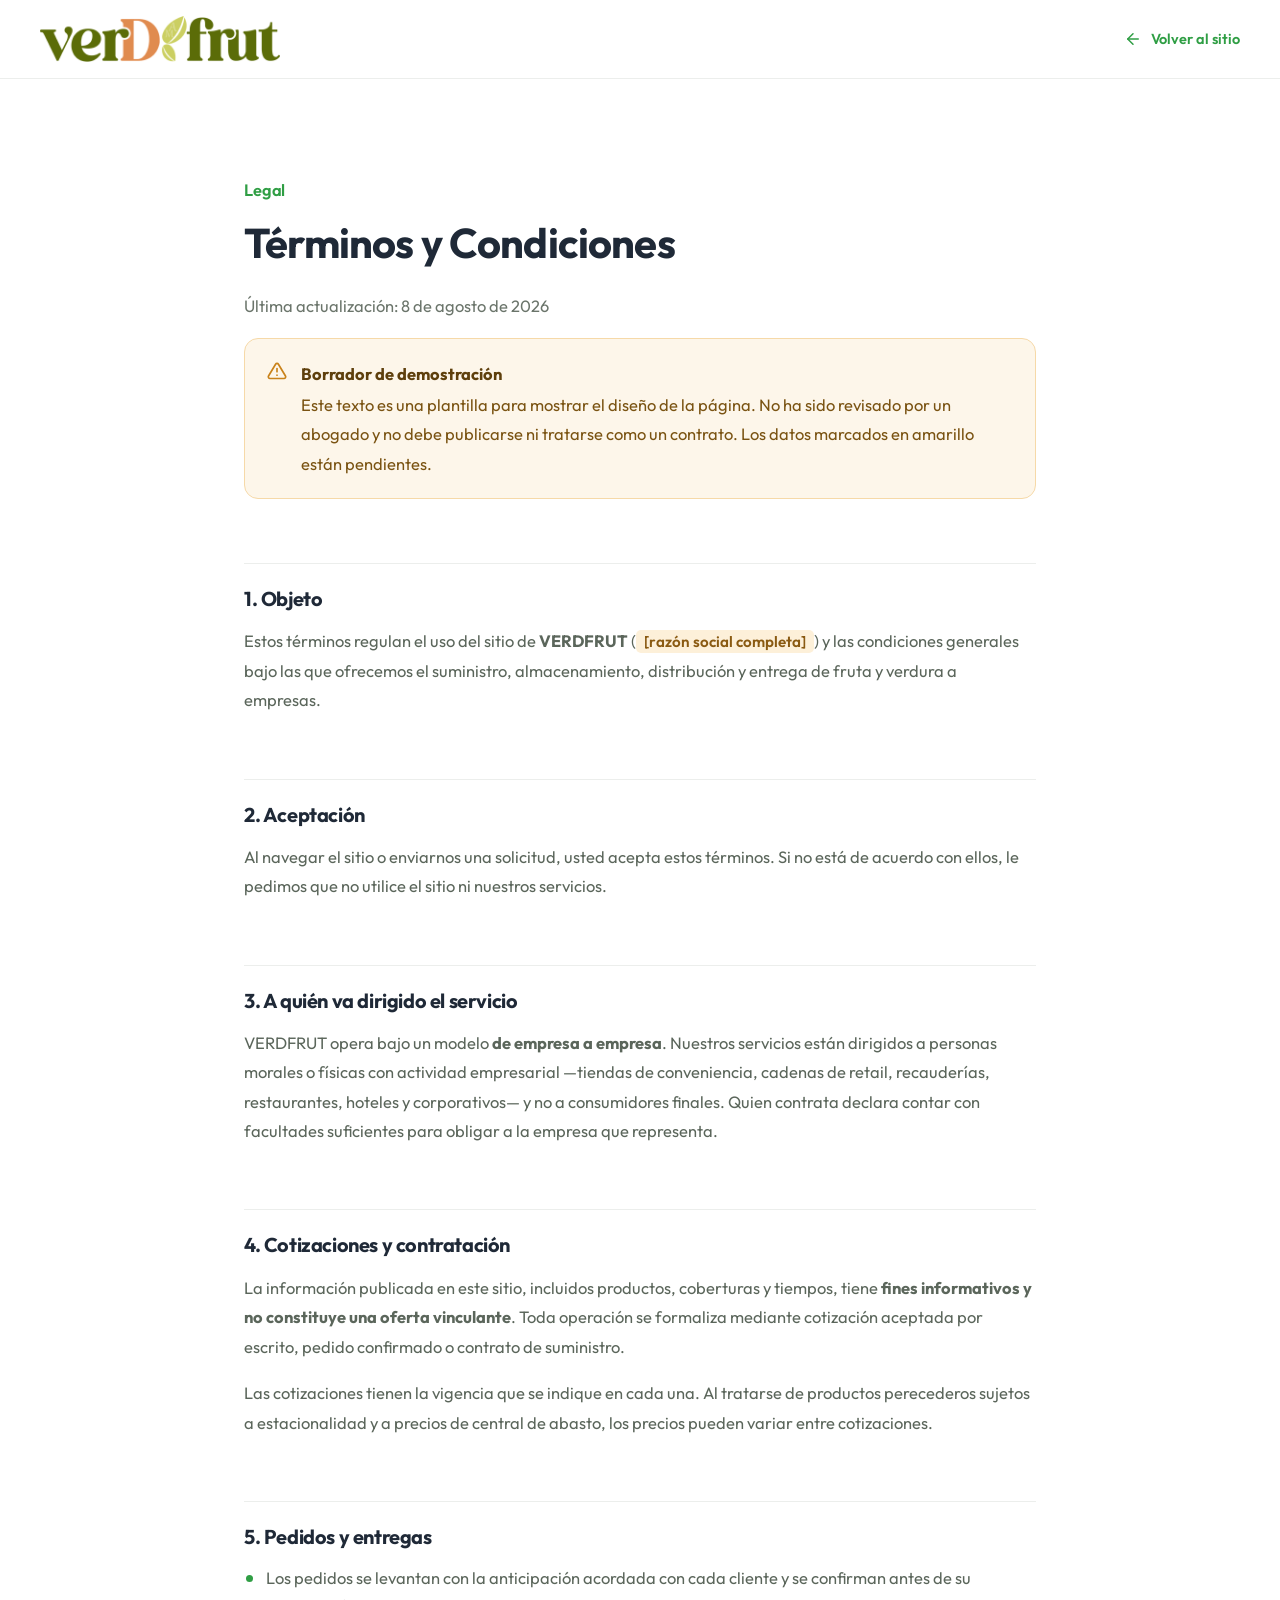
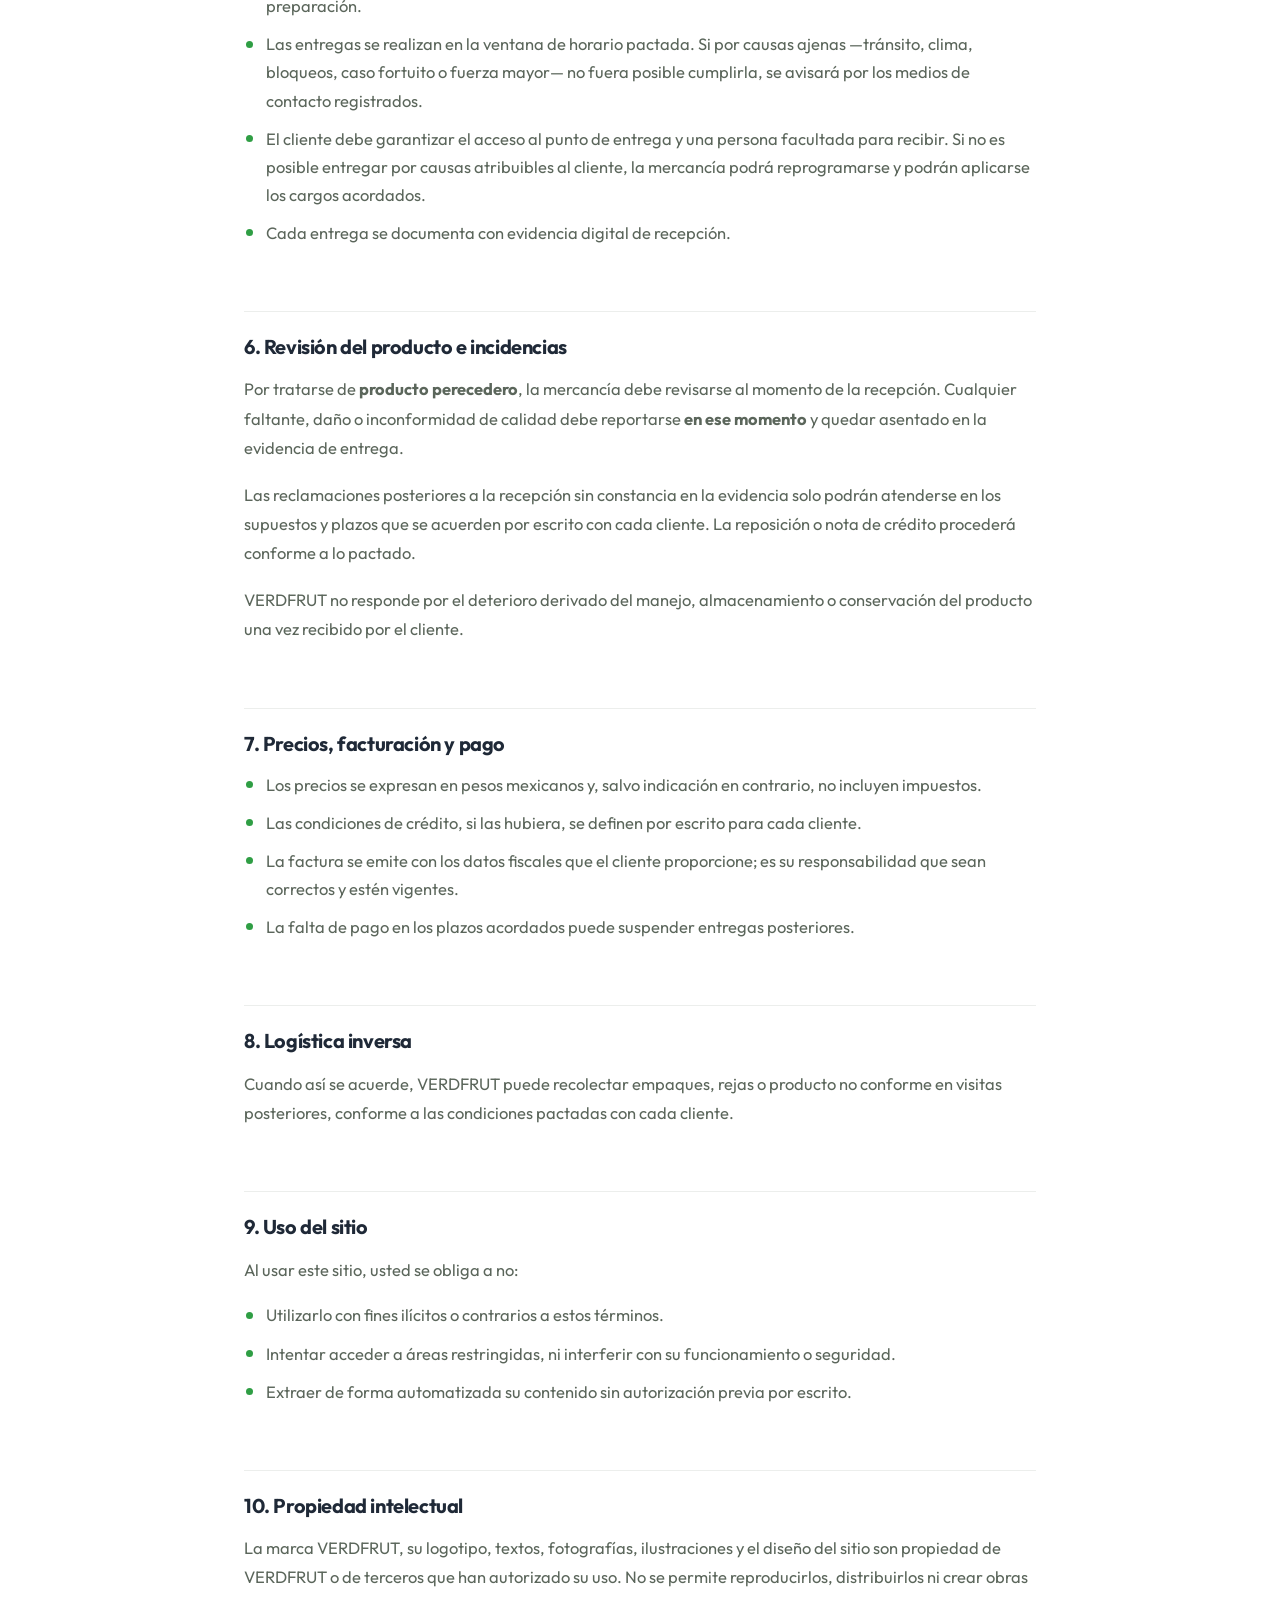
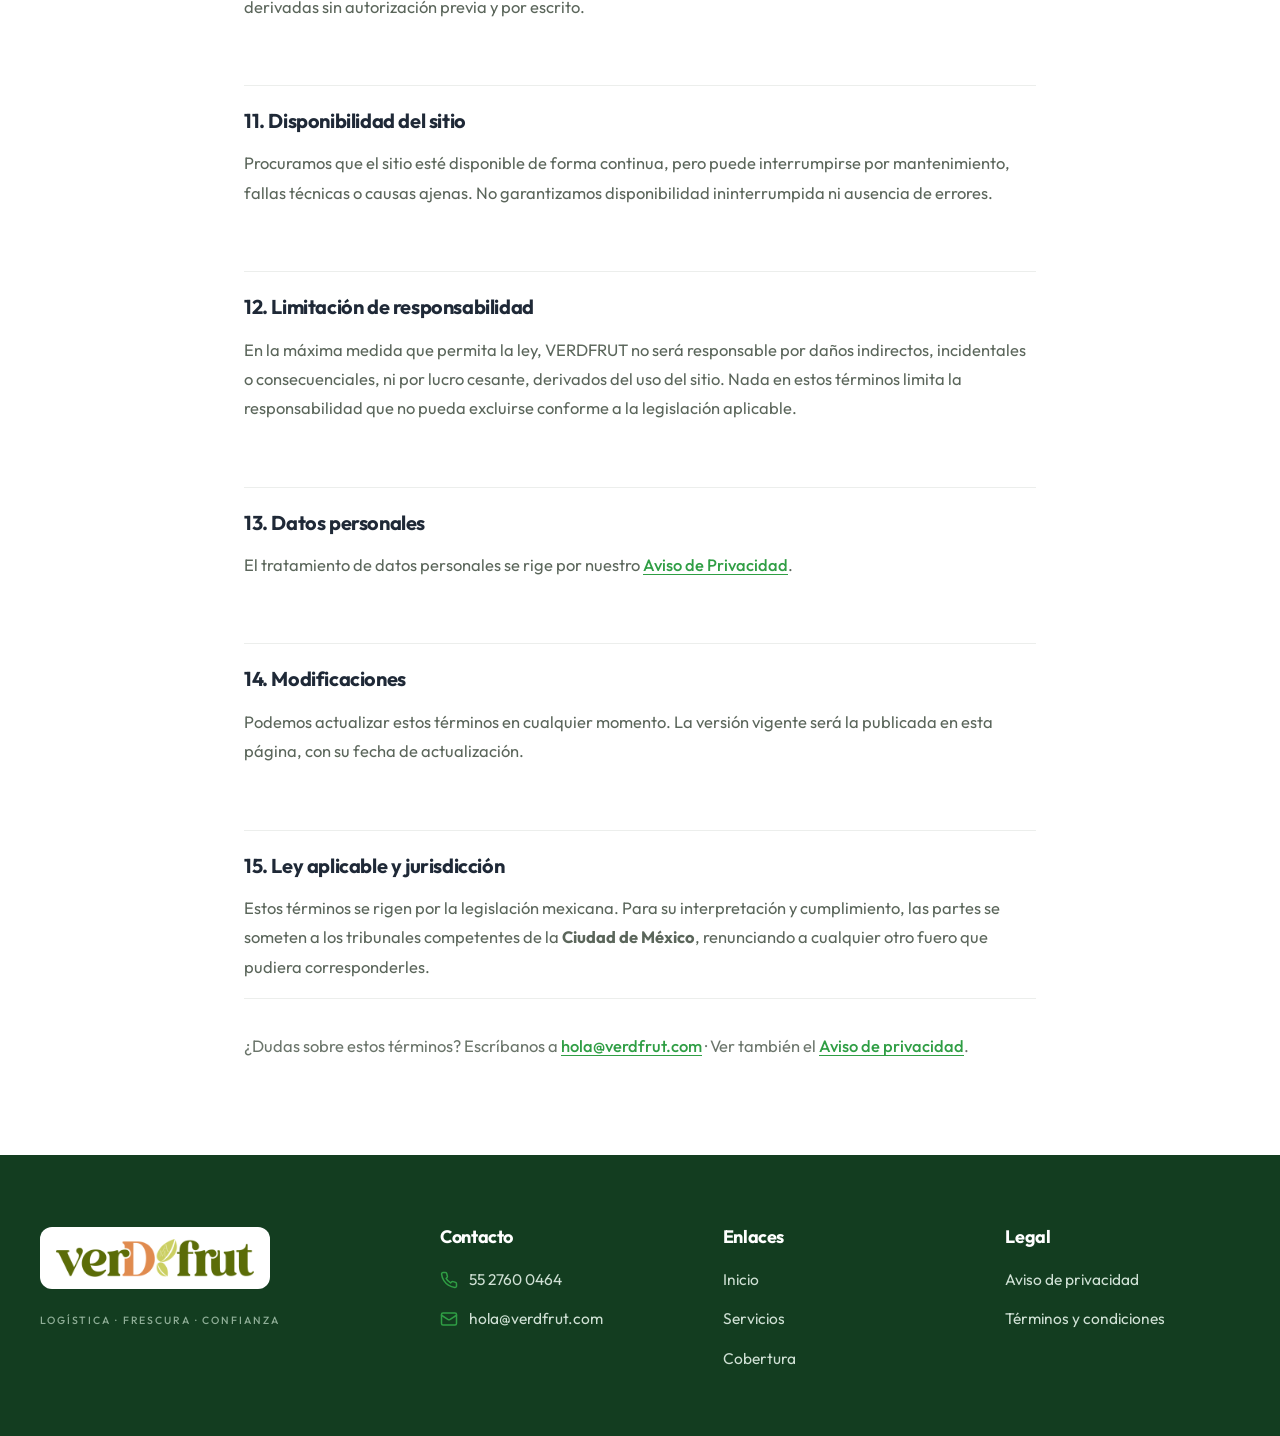
<file: terminos-y-condiciones.html>
<!DOCTYPE html>
<html lang="es">
<head>
<meta charset="utf-8">
<meta name="viewport" content="width=device-width, initial-scale=1">
<title>Términos y Condiciones — VERDFRUT</title>
<meta name="description" content="Términos y condiciones de uso del sitio de VERDFRUT y de la relación comercial de suministro y entrega de fruta y verdura.">
<meta name="robots" content="noindex">
<link rel="preconnect" href="https://fonts.googleapis.com">
<link rel="preconnect" href="https://fonts.gstatic.com" crossorigin>
<link href="https://fonts.googleapis.com/css2?family=Outfit:wght@300;400;500;600;700;800&display=swap" rel="stylesheet">
<link rel="stylesheet" href="styles.css">
</head>
<body>

<svg width="0" height="0" style="position:absolute" aria-hidden="true">
  <defs>
    <g id="i-arrow-left"><path d="M19 12H5"/><path d="m12 19-7-7 7-7"/></g>
    <g id="i-alert"><path d="M12 9v4"/><path d="M12 17h.01"/><path d="M10.29 3.86 1.82 18a2 2 0 0 0 1.71 3h16.94a2 2 0 0 0 1.71-3L13.71 3.86a2 2 0 0 0-3.42 0Z"/></g>
    <g id="i-phone"><path d="M22 16.92v3a2 2 0 0 1-2.18 2 19.79 19.79 0 0 1-8.63-3.07 19.5 19.5 0 0 1-6-6 19.79 19.79 0 0 1-3.07-8.67A2 2 0 0 1 4.11 2h3a2 2 0 0 1 2 1.72 12.84 12.84 0 0 0 .7 2.81 2 2 0 0 1-.45 2.11L8.09 9.91a16 16 0 0 0 6 6l1.27-1.27a2 2 0 0 1 2.11-.45 12.84 12.84 0 0 0 2.81.7A2 2 0 0 1 22 16.92z"/></g>
    <g id="i-mail"><rect width="20" height="16" x="2" y="4" rx="2"/><path d="m22 7-8.97 5.7a1.94 1.94 0 0 1-2.06 0L2 7"/></g>
  </defs>
</svg>

<header class="legal-header">
  <div class="container">
    <a class="brand" href="index.html" aria-label="VERDFRUT — inicio">
      <img class="brand-mark" src="assets/logo-verdfrut.png" alt="" width="1000" height="192">
    </a>
    <a class="back-link" href="index.html">
      <svg class="ico" viewBox="0 0 24 24"><use href="#i-arrow-left"/></svg>
      <span>Volver al sitio</span>
    </a>
  </div>
</header>

<main class="legal-main">
  <article class="legal-doc">

    <p class="eyebrow">Legal</p>
    <h1>Términos y Condiciones</h1>
    <p class="legal-fecha">Última actualización: 8 de agosto de 2026</p>

    <!-- BORRAR ESTE BLOQUE cuando el documento esté revisado por un abogado -->
    <div class="legal-draft">
      <svg class="ico" viewBox="0 0 24 24"><use href="#i-alert"/></svg>
      <p style="margin:0">
        <strong>Borrador de demostración</strong>
        Este texto es una plantilla para mostrar el diseño de la página. No ha sido
        revisado por un abogado y no debe publicarse ni tratarse como un contrato.
        Los datos marcados en amarillo están pendientes.
      </p>
    </div>

    <h2>1. Objeto</h2>
    <p>
      Estos términos regulan el uso del sitio de <strong>VERDFRUT</strong>
      (<span class="legal-pendiente">[razón social completa]</span>) y las condiciones
      generales bajo las que ofrecemos el suministro, almacenamiento, distribución y
      entrega de fruta y verdura a empresas.
    </p>

    <h2>2. Aceptación</h2>
    <p>
      Al navegar el sitio o enviarnos una solicitud, usted acepta estos términos. Si no
      está de acuerdo con ellos, le pedimos que no utilice el sitio ni nuestros servicios.
    </p>

    <h2>3. A quién va dirigido el servicio</h2>
    <p>
      VERDFRUT opera bajo un modelo <strong>de empresa a empresa</strong>. Nuestros
      servicios están dirigidos a personas morales o físicas con actividad empresarial
      —tiendas de conveniencia, cadenas de retail, recauderías, restaurantes, hoteles y
      corporativos— y no a consumidores finales. Quien contrata declara contar con
      facultades suficientes para obligar a la empresa que representa.
    </p>

    <h2>4. Cotizaciones y contratación</h2>
    <p>
      La información publicada en este sitio, incluidos productos, coberturas y tiempos,
      tiene <strong>fines informativos y no constituye una oferta vinculante</strong>.
      Toda operación se formaliza mediante cotización aceptada por escrito, pedido
      confirmado o contrato de suministro.
    </p>
    <p>
      Las cotizaciones tienen la vigencia que se indique en cada una. Al tratarse de
      productos perecederos sujetos a estacionalidad y a precios de central de abasto,
      los precios pueden variar entre cotizaciones.
    </p>

    <h2>5. Pedidos y entregas</h2>
    <ul>
      <li>Los pedidos se levantan con la anticipación acordada con cada cliente y se confirman antes de su preparación.</li>
      <li>Las entregas se realizan en la ventana de horario pactada. Si por causas ajenas —tránsito, clima, bloqueos, caso fortuito o fuerza mayor— no fuera posible cumplirla, se avisará por los medios de contacto registrados.</li>
      <li>El cliente debe garantizar el acceso al punto de entrega y una persona facultada para recibir. Si no es posible entregar por causas atribuibles al cliente, la mercancía podrá reprogramarse y podrán aplicarse los cargos acordados.</li>
      <li>Cada entrega se documenta con evidencia digital de recepción.</li>
    </ul>

    <h2>6. Revisión del producto e incidencias</h2>
    <p>
      Por tratarse de <strong>producto perecedero</strong>, la mercancía debe revisarse
      al momento de la recepción. Cualquier faltante, daño o inconformidad de calidad debe
      reportarse <strong>en ese momento</strong> y quedar asentado en la evidencia de entrega.
    </p>
    <p>
      Las reclamaciones posteriores a la recepción sin constancia en la evidencia solo
      podrán atenderse en los supuestos y plazos que se acuerden por escrito con cada
      cliente. La reposición o nota de crédito procederá conforme a lo pactado.
    </p>
    <p>
      VERDFRUT no responde por el deterioro derivado del manejo, almacenamiento o
      conservación del producto una vez recibido por el cliente.
    </p>

    <h2>7. Precios, facturación y pago</h2>
    <ul>
      <li>Los precios se expresan en pesos mexicanos y, salvo indicación en contrario, no incluyen impuestos.</li>
      <li>Las condiciones de crédito, si las hubiera, se definen por escrito para cada cliente.</li>
      <li>La factura se emite con los datos fiscales que el cliente proporcione; es su responsabilidad que sean correctos y estén vigentes.</li>
      <li>La falta de pago en los plazos acordados puede suspender entregas posteriores.</li>
    </ul>

    <h2>8. Logística inversa</h2>
    <p>
      Cuando así se acuerde, VERDFRUT puede recolectar empaques, rejas o producto no
      conforme en visitas posteriores, conforme a las condiciones pactadas con cada cliente.
    </p>

    <h2>9. Uso del sitio</h2>
    <p>Al usar este sitio, usted se obliga a no:</p>
    <ul>
      <li>Utilizarlo con fines ilícitos o contrarios a estos términos.</li>
      <li>Intentar acceder a áreas restringidas, ni interferir con su funcionamiento o seguridad.</li>
      <li>Extraer de forma automatizada su contenido sin autorización previa por escrito.</li>
    </ul>

    <h2>10. Propiedad intelectual</h2>
    <p>
      La marca VERDFRUT, su logotipo, textos, fotografías, ilustraciones y el diseño del
      sitio son propiedad de VERDFRUT o de terceros que han autorizado su uso. No se
      permite reproducirlos, distribuirlos ni crear obras derivadas sin autorización
      previa y por escrito.
    </p>

    <h2>11. Disponibilidad del sitio</h2>
    <p>
      Procuramos que el sitio esté disponible de forma continua, pero puede interrumpirse
      por mantenimiento, fallas técnicas o causas ajenas. No garantizamos disponibilidad
      ininterrumpida ni ausencia de errores.
    </p>

    <h2>12. Limitación de responsabilidad</h2>
    <p>
      En la máxima medida que permita la ley, VERDFRUT no será responsable por daños
      indirectos, incidentales o consecuenciales, ni por lucro cesante, derivados del uso
      del sitio. Nada en estos términos limita la responsabilidad que no pueda excluirse
      conforme a la legislación aplicable.
    </p>

    <h2>13. Datos personales</h2>
    <p>
      El tratamiento de datos personales se rige por nuestro
      <a href="aviso-privacidad.html">Aviso de Privacidad</a>.
    </p>

    <h2>14. Modificaciones</h2>
    <p>
      Podemos actualizar estos términos en cualquier momento. La versión vigente será la
      publicada en esta página, con su fecha de actualización.
    </p>

    <h2>15. Ley aplicable y jurisdicción</h2>
    <p>
      Estos términos se rigen por la legislación mexicana. Para su interpretación y
      cumplimiento, las partes se someten a los tribunales competentes de la
      <strong>Ciudad de México</strong>, renunciando a cualquier otro fuero que pudiera
      corresponderles.
    </p>

    <p class="legal-cierre">
      ¿Dudas sobre estos términos? Escríbanos a
      <a href="mailto:hola@verdfrut.com">hola@verdfrut.com</a> ·
      Ver también el <a href="aviso-privacidad.html">Aviso de privacidad</a>.
    </p>

  </article>
</main>

<footer class="site-footer">
  <div class="container footer-grid">
    <div>
      <span class="footer-mark">
        <img src="assets/logo-verdfrut.png" alt="VERDFRUT" width="1000" height="192">
      </span>
      <p class="brand-tagline footer-tagline">Logística · Frescura · Confianza</p>
    </div>
    <div>
      <h4>Contacto</h4>
      <ul class="footer-list">
        <li><svg class="ico" viewBox="0 0 24 24"><use href="#i-phone"/></svg><a href="tel:+525527600464">55 2760 0464</a></li>
        <li><svg class="ico" viewBox="0 0 24 24"><use href="#i-mail"/></svg><a href="mailto:hola@verdfrut.com">hola@verdfrut.com</a></li>
      </ul>
    </div>
    <div>
      <h4>Enlaces</h4>
      <ul class="footer-list plain">
        <li><a href="index.html">Inicio</a></li>
        <li><a href="index.html#servicios">Servicios</a></li>
        <li><a href="index.html#cobertura">Cobertura</a></li>
      </ul>
    </div>
    <div>
      <h4>Legal</h4>
      <ul class="footer-list plain">
        <li><a href="aviso-privacidad.html">Aviso de privacidad</a></li>
        <li><a href="terminos-y-condiciones.html">Términos y condiciones</a></li>
      </ul>
    </div>
  </div>
</footer>

</body>
</html>
</file>
<file: styles.css>
/* ═══════════════════════════════════════════════════════════
   VERDFRUT — hoja de estilos
   Paleta y medidas tomadas directamente de las capturas.
   ═══════════════════════════════════════════════════════════ */

:root{
  /* Marca */
  --green:          #2f9e44;
  --green-dark:     #26833a;
  --green-pale:     #eef7f0;   /* fondo de los círculos de icono */
  --green-pale-2:   #bfe3c6;   /* punto "próximas expansiones"  */
  --orange:         #f5871e;
  --orange-a:       #e77e10;   /* inicio del degradado del CTA  */
  --orange-b:       #f9a824;   /* fin del degradado del CTA     */

  /* Texto */
  --ink:            #1f2937;   /* títulos de sección            */
  --ink-green:      #3f4a3f;   /* h1 y navegación               */
  --body:           #5b665b;
  --body-soft:      #6b756b;

  /* Superficies */
  --bg:             #ffffff;
  --bg-alt:         #f6f8f6;
  --footer-bg:      #133d20;
  --line:           #eceeec;

  --header-h:       88px;      /* main.js lo sincroniza con la altura real */
  --container:      1280px;   /* era 1140: márgenes laterales más estrechos */
  --radius:         16px;
  --shadow:         0 18px 40px -24px rgba(31,41,55,.28);

  /* Escala de espaciado. Todo el ritmo vertical sale de aquí: evita que
     cada sección invente su propio margen y se desalineen entre sí. */
  --sp-1:  8px;
  --sp-2: 16px;
  --sp-3: 24px;
  --sp-4: 32px;
  --sp-5: 48px;
  --sp-6: 64px;
  --sp-7: 88px;

  /* Ritmo de sección, elástico con el viewport */
  --section-y: clamp(72px, 7.5vw, 108px);

  /* Curva de salida única para todo el movimiento de la página */
  --ease: cubic-bezier(.16,1,.3,1);
}

/* ── Reset ───────────────────────────────────────────────── */
*,*::before,*::after{ box-sizing:border-box; }
html{ scroll-behavior:smooth; scroll-padding-top:calc(var(--header-h) + var(--sp-3)); }
@media (prefers-reduced-motion: reduce){ html{ scroll-behavior:auto; } }
body{
  margin:0;
  font-family:'Outfit',system-ui,-apple-system,'Segoe UI',sans-serif;
  font-size:16px;
  line-height:1.65;
  color:var(--body);
  background:var(--bg);
  -webkit-font-smoothing:antialiased;
}
img{ max-width:100%; display:block; }
ul,ol{ margin:0; padding:0; list-style:none; }
a{ color:inherit; text-decoration:none; }
h1,h2,h3,h4{
  margin:0; color:var(--ink); font-weight:700; line-height:1.12; letter-spacing:-.02em;
  text-wrap:balance;   /* evita la línea huérfana de una palabra en los títulos */
}
p{ margin:0 0 1.1em; }

/* En pantallas anchas manda --container (márgenes estrechos, foto grande);
   por debajo de ~1360px manda el canalón de 40px por lado, que da más aire
   que los 32px anteriores. Cada tamaño toma la regla que le conviene. */
.container{ width:min(var(--container),calc(100% - 80px)); margin-inline:auto; }
.center{ text-align:center; }

/* ── Foco visible ─────────────────────────────────────────
   No existía ninguno: navegar con teclado era invisible. */
:where(a,button,[tabindex]):focus-visible{
  outline:2.5px solid var(--green);
  outline-offset:3px;
  border-radius:6px;
}
.btn:focus-visible{ outline-offset:4px; }
.hero.hero-dark .btn-ghost:focus-visible,
.cta :focus-visible,
.site-footer :focus-visible{ outline-color:#fff; }

/* Salto al contenido: primer tabulador de la página */
.skip-link{
  position:absolute; left:var(--sp-2); top:var(--sp-2); z-index:100;
  padding:12px 20px; border-radius:999px;
  background:var(--green); color:#fff; font-weight:600; font-size:15px;
  transform:translateY(-160%);
  transition:transform .2s var(--ease);
}
.skip-link:focus-visible{ transform:none; }

/* Iconos */
.ico{ width:20px; height:20px; flex:none; fill:none; stroke:currentColor;
      stroke-width:2; stroke-linecap:round; stroke-linejoin:round; }

/* ── Revelado al hacer scroll ─────────────────────────────
   Va bajo `.js` a propósito: si el script no corre, el contenido
   queda visible en lugar de invisible para siempre.
   Y bajo `no-preference`: con "reducir movimiento" no hay ni opacidad 0. */
@media (prefers-reduced-motion: no-preference){
  .js [data-reveal],
  .js [data-reveal-group] > *{
    opacity:0;
    transform:translateY(20px);
    transition:opacity var(--rev-dur,.65s) var(--ease) var(--d,0s),
               transform var(--rev-dur,.65s) var(--ease) var(--d,0s);
  }
  .js [data-reveal].is-in,
  .js [data-reveal-group].is-in > *{ opacity:1; transform:none; }
  /* El escalonado se aplica solo al entrar, no al estado inicial */
  .js [data-reveal-group].is-in > *{
    transition-delay:calc(var(--d,0s) + var(--i,0) * var(--rev-step,.06s));
  }
}

/* ── Logotipo ────────────────────────────────────────────── */
.brand{ display:block; }
/* width:auto es lo que deja mandar al height: con los atributos width/height
   del HTML puestos, si no, quedarían fijadas las dos dimensiones. */
.brand-mark{ height:46px; width:auto; display:block; }
.brand-tagline{
  margin:6px 0 0; font-size:10.5px; font-weight:500; letter-spacing:.18em;
  text-transform:uppercase; color:#9aa39a;
}

/* ── Botones ─────────────────────────────────────────────── */
.btn{
  display:inline-flex; align-items:center; gap:10px;
  font-weight:600; font-size:15px; line-height:1;
  padding:14px 26px; border-radius:999px; border:1.5px solid transparent;
  cursor:pointer; transition:background .18s, color .18s, border-color .18s, transform .18s, box-shadow .18s;
}
.btn-lg{ padding:17px 30px; font-size:16px; }
.btn-primary{ background:var(--green); color:#fff; box-shadow:0 12px 26px -14px rgba(47,158,68,.9); }
.btn-primary:hover{ background:var(--green-dark); transform:translateY(-1px); }
.btn-ghost{ background:#fff; color:var(--green); border-color:#dfe7e0; }
.btn-ghost:hover{ border-color:var(--green); }
.btn-white{ background:#fff; color:#e07f14; box-shadow:0 14px 30px -16px rgba(0,0,0,.4); }
.btn-white:hover{ transform:translateY(-1px); }
.btn-header{ padding:13px 24px; font-size:14.5px; }

/* ── Header ──────────────────────────────────────────────── */
.site-header{
  position:sticky; top:0; z-index:50;
  background:rgba(255,255,255,.92); backdrop-filter:blur(10px);
  border-bottom:1px solid var(--line);
}
.header-inner{
  display:flex; align-items:center; gap:32px;
  min-height:78px; padding-block:10px;
}
.main-nav{ display:flex; gap:30px; margin-left:auto; }
.main-nav a{
  position:relative; padding:6px 0;
  font-size:13px; font-weight:600; letter-spacing:.06em; text-transform:uppercase;
  color:var(--ink-green); transition:color .18s;
}
.main-nav a:hover{ color:var(--green); }
.main-nav a.is-active{ color:var(--green); }
.main-nav a.is-active::after{
  content:""; position:absolute; left:0; right:0; bottom:-2px;
  height:2.5px; border-radius:2px; background:var(--green);
}
.nav-toggle{ display:none; }

/* ── Hero ────────────────────────────────────────────────── */
.hero{
  position:relative; isolation:isolate; overflow:hidden;
  /* Header + hero ocupan exactamente una pantalla.
     svh evita el salto por la barra del navegador en móvil. */
  min-height:calc(100vh - var(--header-h));
  min-height:calc(100svh - var(--header-h));
  display:flex; align-items:center;
  padding:64px 0;
  background:#eef1ee;
}
.hero > .container{ width:min(var(--container),calc(100% - 64px)); }

/* Fondo de video */
.hero-bg{ position:absolute; inset:0; z-index:-1; overflow:hidden; background:#eef1ee; }
.hero-video{
  display:block;
  width:100%; height:100%; object-fit:cover; object-position:center 46%;
  filter:saturate(1.08);
  transform:scale(1.03);           /* evita el borde claro del desenfoque */
}

/* Desenfoque en degradado: disimula el reescalado del máster de 464 px
   detrás del texto y baja a 0 hacia la derecha, donde la imagen se ve limpia.
   backdrop-filter + mask: una sola copia del video, sin decodificar dos veces. */
.hero-blur{
  position:absolute; inset:0; pointer-events:none;
  backdrop-filter:blur(1px);
  -webkit-backdrop-filter:blur(1px);
  -webkit-mask-image:linear-gradient(90deg,
      #000 0%, #000 32%, rgba(0,0,0,.4) 60%, transparent 80%);
  mask-image:linear-gradient(90deg,
      #000 0%, #000 32%, rgba(0,0,0,.4) 60%, transparent 80%);
}

/* Velo claro: mantiene legible el texto oscuro y deja ver el video a la derecha */
.hero-scrim{
  position:absolute; inset:0;
  background:
    linear-gradient(90deg,
      rgba(255,255,255,.96) 0%,
      rgba(255,255,255,.93) 30%,
      rgba(255,255,255,.72) 52%,
      rgba(255,255,255,.42) 74%,
      rgba(255,255,255,.34) 100%),
    linear-gradient(180deg, rgba(255,255,255,.5) 0%, rgba(255,255,255,0) 22%),
    /* El video se funde a blanco al final, para que no choque
       con la sección siguiente en una línea recta */
    linear-gradient(0deg, #fff 0, rgba(255,255,255,0) 130px);
}

/* Variante cinematográfica: <section class="hero hero-dark"> */
.hero-dark .hero-scrim{
  background:
    linear-gradient(90deg,
      rgba(15,42,22,.93) 0%,
      rgba(15,42,22,.86) 34%,
      rgba(15,42,22,.6) 62%,
      rgba(15,42,22,.42) 100%),
    linear-gradient(180deg, rgba(15,42,22,.45) 0%, rgba(15,42,22,0) 30%),
    linear-gradient(0deg, #fff 0, rgba(255,255,255,0) 130px);
}
/* .hero.hero-dark — especificidad mayor que las reglas base de .hero */
.hero.hero-dark h1{ color:#fff; }
.hero.hero-dark h1 .accent{ color:#7ee095; }
.hero.hero-dark .lead{ color:rgba(255,255,255,.92); }
.hero.hero-dark .hero-chips li{ color:rgba(255,255,255,.94); }
.hero.hero-dark .hero-chips .ico{ color:#7ee095; }
.hero.hero-dark .btn-ghost{ background:transparent; color:#fff; border-color:rgba(255,255,255,.55); }
.hero.hero-dark .btn-ghost:hover{ border-color:#fff; background:rgba(255,255,255,.12); }

.hero-grid{ display:grid; }
.hero-copy{ max-width:548px; }   /* conserva los cortes de línea del diseño aprobado */
.hero h1{
  font-size:clamp(2.4rem,4.3vw,3.35rem);
  font-weight:800; line-height:1.07; letter-spacing:-.035em;
  color:var(--ink-green); margin-bottom:26px;
}
.hero h1 .accent{ color:var(--green); }
.lead{ font-size:17px; line-height:1.78; max-width:44ch; margin-bottom:32px; }

.hero-actions{ display:flex; flex-wrap:wrap; gap:16px; margin-bottom:40px; }

.hero-chips{
  display:flex; flex-wrap:wrap; gap:14px 34px;
  max-width:38rem;
}
.hero-chips li{
  display:flex; align-items:center; gap:9px;
  font-size:15px; font-weight:500; color:var(--ink-green);
}
.hero-chips .ico{ color:var(--green); }

/* Sin video: se usa el póster como imagen de fondo.
   Aplica a "reducir movimiento", a móvil y a navegadores sin autoplay. */
.hero-bg.is-static{
  background:url("assets/hero-fondo.jpg") center 46%/cover no-repeat;
}
.hero-bg.is-static .hero-video{ display:none; }

@media (prefers-reduced-motion: reduce){
  .hero-video{ display:none; }
  .hero-bg{ background:url("assets/hero-fondo.jpg") center 46%/cover no-repeat; }
}

/* ── Secciones ───────────────────────────────────────────── */
.section{ padding:var(--section-y) 0; }

/* Las secciones alternas ya no son una banda plana con dos líneas duras:
   entran y salen del blanco con un fundido de 120px en cada borde, así que
   el cambio se siente como una transición y no como un corte.
   Se usa una medida fija y no un %, para que el fundido sea igual de suave
   en una sección corta que en una larga. */
.section-alt{
  /* Un solo degradado lineal, sin capas encima: cualquier halo radial
     estaría a máxima intensidad justo en la junta y volvería a dibujar
     la línea dura que se quiere evitar. Aquí la junta es blanco puro. */
  background:linear-gradient(180deg,
    #fff 0,
    var(--bg-alt) 180px,
    var(--bg-alt) calc(100% - 180px),
    #fff 100%);
}

.eyebrow{
  font-size:15px; font-weight:600; color:var(--green);
  letter-spacing:-.01em; margin-bottom:var(--sp-2);
}
.h2-tight{ font-size:clamp(1.9rem,3.2vw,2.5rem); margin-bottom:var(--sp-7); }
.h2-sm{ font-size:clamp(1.5rem,2.3vw,1.85rem); margin-bottom:16px; }

/* ── Fotos reales en los huecos que antes eran placeholder ──
   height:auto es obligatorio junto a los atributos width/height del HTML,
   si no quedarían fijadas las dos dimensiones y aspect-ratio no haría nada. */
.shot{ margin:0; overflow:hidden; border-radius:var(--radius); background:var(--bg-alt); }
.shot img{ width:100%; height:100%; object-fit:cover; display:block; }
/* Sin aspect-ratio a propósito: el mockup se muestra completo, manda su
   proporción. Forzarle un encuadre le recortaba el dashboard. */
.shot-wide{ margin-bottom:var(--sp-3); }
.shot-wide img{ height:auto; }
.shot-client{ aspect-ratio:16/10; }

/* ── Nosotros ────────────────────────────────────────────── */
.about-grid{
  display:grid; grid-template-columns:1.3fr 1.25fr .9fr; gap:var(--sp-5); align-items:center;
}
.about-copy h2{ font-size:clamp(1.9rem,3.1vw,2.45rem); margin-bottom:var(--sp-3); }
.about-copy p{ font-size:16.5px; line-height:1.75; max-width:38ch; }
.about-copy p:last-child{ margin-bottom:0; }

/* Foto del reparto. El recorte vertical se desplaza al 20 %: centrado
   dejaría el peso en el camión y cortaría las cajas, que son el asunto. */
.about-photo{ margin:0; }
.about-photo img{
  /* height:auto es obligatorio: los atributos width/height del HTML (que evitan
     el salto de layout al cargar) fijan las dos dimensiones y anularían
     aspect-ratio, que solo actúa si una de las dos es automática. */
  width:100%; height:auto; aspect-ratio:4/5; object-fit:cover; object-position:20% center;
  border-radius:20px;
  box-shadow:0 28px 56px -30px rgba(31,41,55,.5);
}

.ico-circle{
  display:grid; place-items:center; flex:none;
  width:44px; height:44px; border-radius:50%;
  background:var(--green-pale); color:var(--green);
  transition:background .28s var(--ease), color .28s var(--ease);
}
.ico-circle.lg{ width:56px; height:56px; }
.ico-circle.lg .ico{ width:24px; height:24px; }
.ico-circle.xl{ width:66px; height:66px; }
.ico-circle.xl .ico{ width:26px; height:26px; }

.pillars{ display:flex; flex-direction:column; gap:26px; }
.pillars li{
  display:flex; align-items:center; gap:16px;
  font-size:17px; font-weight:600; color:var(--ink);
}

/* ── Frutas que se asoman ─────────────────────────────────
   Viven al fondo de "¿Quiénes somos?" y quedan recortadas por el borde
   inferior de la sección, así que parecen esconderse detrás de la
   siguiente. Se turnan: cada una tiene su propio retraso. */
#nosotros{
  position:relative; overflow:hidden;
  /* Espacio para que las frutas asomen sin invadir el contenido */
  padding-bottom:max(var(--section-y), 132px);
}

.peekers{ position:absolute; inset:auto 0 0 0; height:0; pointer-events:none; }
.peeker{
  position:absolute; bottom:0; width:auto; height:var(--alto,130px);
  transform:translateY(100%) rotate(var(--giro,0deg));
  transform-origin:50% 100%;
  filter:drop-shadow(0 10px 14px rgba(31,41,55,.18));
}

/* Asomarse y volver a esconderse. La mayor parte del ciclo está abajo:
   por eso se sienten ocasionales y no como un carrusel. */
@keyframes asomarse{
  0%,  8%  { transform:translateY(100%)          rotate(var(--giro,0deg)); }
  16%, 30% { transform:translateY(var(--asoma))  rotate(var(--giro,0deg)); }
  38%,100% { transform:translateY(100%)          rotate(var(--giro,0deg)); }
}

.peekers.is-live .peeker{
  animation:asomarse 21s var(--ease) var(--retraso,0s) infinite;
}

/* --asoma = cuánto queda ESCONDIDO. Menor = se asoma más.
   No es igual para todas: la piña gasta el 40 % superior de su imagen en la
   corona y la manzana un 30 % en el tallo y la hoja, así que necesitan subir
   más para que se les vea la cara, no solo las hojas. */
.p-pera    { left:4%;   --alto:126px; --giro:-7deg;  --retraso:0s;    --asoma:32%; }
.p-aguacate{ left:27%;  --alto:138px; --giro:5deg;   --retraso:5.2s;  --asoma:32%; }
.p-pina    { right:26%; --alto:122px; --giro:-5deg;  --retraso:10.4s; --asoma:18%; }
.p-manzana { right:4%;  --alto:132px; --giro:8deg;   --retraso:15.6s; --asoma:22%; }

/* Con "reducir movimiento" no se animan: se quedan asomadas y ya. */
@media (prefers-reduced-motion: reduce){
  .peeker{ transform:translateY(var(--asoma)) rotate(var(--giro,0deg)); }
  .peekers.is-live .peeker{ animation:none; }
}

/* ── Servicios ───────────────────────────────────────────── */
.cards-4{ display:grid; grid-template-columns:repeat(4,1fr); gap:24px; }
.card{
  background:#fff; border:1px solid #eef0ee; border-radius:var(--radius);
  padding:36px 28px 34px; text-align:center;
  display:flex; flex-direction:column; align-items:center;
  box-shadow:0 10px 26px -22px rgba(31,41,55,.35);
  transition:transform .28s var(--ease), box-shadow .28s var(--ease), border-color .28s;
}
.card:hover{
  transform:translateY(-5px);
  box-shadow:0 22px 40px -26px rgba(31,41,55,.45);
  border-color:#dcebe0;
}
.card:hover .ico-circle{ background:var(--green); color:#fff; }
.card h3{ font-size:19px; margin:20px 0 12px; }
.card p{ font-size:15px; line-height:1.62; color:var(--body-soft); margin:0; }

/* ── Proceso ─────────────────────────────────────────────── */
.process{
  display:flex; align-items:flex-start; justify-content:space-between;
  gap:4px; margin-top:var(--sp-5);
  /* 20% más lento que el resto de la página: son 8 pasos en secuencia y
     conviene que se lea el orden, no que aparezcan de golpe. */
  --rev-dur:.78s;
  --rev-step:.072s;
}
.process > li{
  display:flex; flex-direction:column; align-items:center; gap:14px;
  flex:1 1 0; min-width:0;
}
.process .step-label{
  font-size:14.5px; font-weight:600; color:var(--ink); text-align:center; line-height:1.35;
}
.process li.sep{
  flex:0 0 auto; align-self:center; margin-top:-14px; color:#b9c2b9;
}
.process li.sep .ico{ width:18px; height:18px; stroke-width:2.2; }

/* ── Por qué / Tecnología ────────────────────────────────── */
/* Proceso y "por qué" son la misma unidad narrativa: se separan con
   medio ritmo en vez de uno completo, para que no se lean como dos temas. */
.section-why{ padding-top:calc(var(--section-y) * .45); }
/* En escritorio la lista va a UNA columna y se estrecha.
   Con 2×4 la columna izquierda medía 307px contra 521px de la derecha: 214px
   de hueco muerto debajo. En una columna sube a ~520px y las dos terminan casi
   a la par, sin repartir el vacío: se elimina. De paso el panel de tecnología
   gana ancho, que es donde va a ir el mockup real. */
.why-grid{ display:grid; grid-template-columns:.95fr 1.05fr; gap:var(--sp-6); align-items:center; }
.why-list{ display:grid; grid-template-columns:1fr; gap:28px; }
/* Con la lista en una columna, el eyebrow centrado quedaba flotando:
   se alinea con ella. Al apilarse vuelve a ir centrado. */
.why-col .eyebrow{ text-align:left; }
.why-list li{
  display:flex; align-items:center; gap:12px;
  font-size:15.5px; font-weight:600; color:var(--ink); white-space:nowrap;
}
.tech-col p{ font-size:16.5px; line-height:1.7; margin-bottom:26px; }
.check-list{ display:grid; grid-template-columns:1fr 1fr; gap:16px 28px; }
.check-list li{ display:flex; align-items:center; gap:11px; font-size:15.5px; color:var(--ink); }
.check-list .ico{ color:var(--green); }

/* ── Clientes ideales ────────────────────────────────────── */
/* 3×2 y no 6 en fila: con 6 tarjetas quedan ~195px cada una y cualquier
   frase se parte en cuatro renglones. A 3 columnas son ~415px y la línea
   de apoyo cabe en dos. */
.clients{ display:grid; grid-template-columns:repeat(3,1fr); gap:22px; margin-top:var(--sp-4); }
.client{ display:flex; flex-direction:column; }
.client-body{
  position:relative; margin-top:-16px; flex:1;
  background:#fff; border:1px solid #eef0ee; border-radius:var(--radius);
  padding:32px 18px 22px;
  box-shadow:0 10px 26px -22px rgba(31,41,55,.35);
  transition:transform .28s var(--ease), box-shadow .28s var(--ease);
}
.client:hover .client-body{
  transform:translateY(-4px);
  box-shadow:0 22px 40px -26px rgba(31,41,55,.45);
}
.client:hover .ico-circle{ background:var(--green); color:#fff; }
.client-body .ico-circle{
  position:absolute; top:-20px; left:20px;
  width:40px; height:40px; background:#fff;
  box-shadow:0 4px 14px -6px rgba(31,41,55,.35);
}
.client-body .ico-circle .ico{ width:19px; height:19px; }
.client-body h3{ font-size:16.5px; line-height:1.3; }
.client-body p{
  margin:8px 0 0; font-size:14.5px; line-height:1.55; color:var(--body-soft);
}

/* ── Cobertura ───────────────────────────────────────────── */
.coverage-head{ max-width:62ch; margin-bottom:var(--sp-6); }
.coverage-head h2{ font-size:clamp(1.9rem,3.1vw,2.45rem); margin-bottom:var(--sp-3); }
.lead-sm{ font-size:16.5px; line-height:1.72; margin:0; }

/* El mapa lleva la mayor parte del ancho: ahora carga el contenido real
   de la sección (ocho hubs con nombre), no un recuadro vacío. */
.coverage-grid{
  display:grid; grid-template-columns:1.45fr 1fr; gap:var(--sp-6); align-items:start;
}
.coverage-map{ margin:0; }
.coverage-map img{
  width:100%; height:auto; display:block;
  border-radius:var(--radius); border:1px solid #eceeec;
}

/* Los ocho hubs, también como texto seleccionable bajo el mapa */
.coverage-map figcaption{ margin-top:var(--sp-3); }
.hubs{ display:flex; flex-wrap:wrap; gap:8px; }
.hubs li{
  display:flex; align-items:center; gap:7px;
  padding:6px 13px; border-radius:999px;
  background:var(--green-pale); color:var(--ink-green);
  font-size:13.5px; font-weight:500;
}
.hubs li::before{
  content:""; width:7px; height:7px; border-radius:50%;
  background:var(--green); flex:none;
}

.stats-col .eyebrow{ margin-bottom:var(--sp-3); }
.stats{ display:grid; grid-template-columns:repeat(2,1fr); gap:18px; }
.stat{
  background:#fff; border:1px solid #eef0ee; border-radius:14px;
  padding:24px 16px 22px; text-align:center;
  display:flex; flex-direction:column; align-items:center;
  box-shadow:0 10px 26px -22px rgba(31,41,55,.35);
}
.stat .ico-circle{ width:46px; height:46px; margin-bottom:14px; }
.stat-num{
  font-size:34px; font-weight:800; color:var(--green);
  letter-spacing:-.03em; line-height:1; margin:0 0 10px;
  /* Cifras de ancho fijo: el conteo animado no reacomoda la tarjeta */
  font-variant-numeric:tabular-nums;
}
.stat-num .stat-unit{ font-size:17px; font-weight:700; }
.stat-label{ font-size:14px; line-height:1.4; color:var(--body-soft); margin:0; }

/* Cierra la sección con algo que se puede hacer, no solo leer */
.coverage-ask{
  display:flex; align-items:center; justify-content:space-between; gap:20px;
  margin-top:18px; padding:22px 26px;
  border:1.5px solid #dcebe0; border-radius:14px; background:var(--green-pale);
  color:var(--ink); font-size:15.5px; line-height:1.5;
  transition:border-color .25s var(--ease), transform .25s var(--ease), box-shadow .25s var(--ease);
}
.coverage-ask strong{ display:block; color:var(--green); font-size:17px; margin-bottom:2px; }
.coverage-ask .ico{ color:var(--green); transition:transform .25s var(--ease); }
.coverage-ask:hover{
  border-color:var(--green); transform:translateY(-2px);
  box-shadow:0 16px 30px -22px rgba(47,158,68,.8);
}
.coverage-ask:hover .ico{ transform:translateX(4px); }

/* ── CTA ─────────────────────────────────────────────────── */
.cta{
  display:grid; grid-template-columns:300px 1fr;
  background:linear-gradient(90deg,var(--orange-a),var(--orange-b));
  color:#fff;
}
.cta-shot{ margin:0; overflow:hidden; }
.cta-shot img{ width:100%; height:100%; object-fit:cover; display:block; }
.cta-inner{
  display:grid; grid-template-columns:auto 1fr auto;
  gap:40px; align-items:center;
  padding:40px 56px 40px 40px;
}
.cta-bubble{
  display:grid; place-items:center; width:70px; height:70px; border-radius:50%;
  background:rgba(255,255,255,.2);
}
.cta-bubble .ico{ width:28px; height:28px; }
.cta-copy h2{ color:#fff; font-size:clamp(1.6rem,2.7vw,2.15rem); margin-bottom:14px; }
.cta-copy p{ font-size:16.5px; line-height:1.65; margin:0; color:rgba(255,255,255,.95); max-width:52ch; }
.cta-actions{ display:flex; flex-direction:column; align-items:center; gap:20px; }
.cta-phone{
  display:flex; align-items:center; gap:11px;
  font-size:21px; font-weight:700; letter-spacing:-.01em;
}

/* ── Footer ──────────────────────────────────────────────── */
.site-footer{ background:var(--footer-bg); color:#cfe0d4; padding:72px 0 64px; }
.footer-grid{ display:grid; grid-template-columns:1.5fr 1fr 1fr 1fr; gap:48px; }
.footer-mark{
  display:inline-block; background:#fff; border-radius:12px; padding:12px 16px;
}
.footer-mark img{ height:38px; width:auto; display:block; }
.footer-tagline{ color:#8fae97; margin:16px 0 22px; }
.social{ display:flex; gap:12px; }
.social a{
  display:grid; place-items:center; width:42px; height:42px; border-radius:50%;
  background:rgba(255,255,255,.09); color:#dcebe0; transition:background .18s;
}
.social a:hover{ background:rgba(255,255,255,.18); }

.site-footer h4{ color:#fff; font-size:18px; margin-bottom:20px; }
.footer-list{ display:flex; flex-direction:column; gap:14px; font-size:15.5px; }
.footer-list li{ display:flex; align-items:center; gap:11px; }
.footer-list .ico{ color:var(--green); width:18px; height:18px; }
.footer-list a:hover{ color:#fff; }
.footer-list.plain li{ gap:0; }

/* ═══════════════ RESPONSIVE ═══════════════ */
@media (max-width:1080px){
  .about-grid{ grid-template-columns:1fr 1fr; gap:44px; }
  .pillars{ grid-column:1/-1; flex-direction:row; flex-wrap:wrap; gap:20px 40px; }
  /* Apilado, la lista vuelve a dos columnas: a lo ancho completo, una sola
     columna dejaría filas larguísimas y medio renglón vacío. */
  .why-grid{ grid-template-columns:1fr; gap:52px; }
  .why-list{ grid-template-columns:1fr 1fr; gap:30px 18px; }
  .why-col .eyebrow{ text-align:center; }
  .coverage-grid{ grid-template-columns:1fr; gap:40px; }
  .coverage-map figcaption{ margin-top:var(--sp-2); }
  .cards-4{ grid-template-columns:repeat(2,1fr); }
  .clients{ grid-template-columns:repeat(3,1fr); }
  .process{ flex-wrap:wrap; justify-content:center; gap:26px 10px; }
  .process > li{ flex:0 0 130px; }
  .process li.sep{ display:none; }
}

/* El header deja de caber antes que el resto del layout: entre 900px y ~1060px
   la navegación completa más el botón se salían del contenedor y provocaban
   scroll horizontal. Por eso el menú compacto tiene su propio breakpoint, más
   alto, y no arrastra al resto. */
@media (max-width:1080px){
  .main-nav, .btn-header{ display:none; }
  .nav-toggle{
    display:flex; flex-direction:column; justify-content:center; gap:5px;
    margin-left:auto; width:42px; height:42px; padding:0 9px;
    background:none; border:0; cursor:pointer;
  }
  .nav-toggle span{ height:2px; border-radius:2px; background:var(--ink-green); }
  .site-header.nav-open .main-nav{
    display:flex; position:absolute; inset:var(--header-h) 0 auto; flex-direction:column;
    gap:0; padding:8px 20px 20px; background:#fff; border-bottom:1px solid var(--line);
  }
  .site-header.nav-open .main-nav a{ padding:13px 0; }
}

@media (max-width:900px){
  .container{ width:calc(100% - 40px); }

  .hero{ padding:64px 0 72px; }

  /* En vertical el contenedor tiene casi la misma proporción que el video,
     así que `cover` no recorta nada: se vería el cuadro completo, con el logo
     incrustado arriba y los subtítulos quemados abajo. La ampliación deja a la
     vista solo el 57% central (del 21% al 79% del cuadro), que está limpio.
     Sube a 1.75 y esos elementos vuelven a asomarse. */
  .hero-video{ transform:scale(1.75); }
  /* El degradado de desenfoque es horizontal: en móvil, con el texto a una
     sola columna sobre todo el ancho, no aplica. */
  .hero-blur{ display:none; }
  /* En vertical, "cover" mostraría casi todo el cuadro y dejaría a la vista
     el logo incrustado (arriba) y el subtítulo quemado (abajo). Se amplía
     el póster para encuadrar solo la franja central limpia. */
  .hero-bg,
  .hero-bg.is-static{
    background:url("assets/hero-fondo.jpg") no-repeat center 46%;
    background-size:auto 175%;
  }
  .hero-scrim{
    background:linear-gradient(180deg,
      rgba(255,255,255,.95) 0%, rgba(255,255,255,.9) 55%, rgba(255,255,255,.8) 100%);
  }
  .hero-dark .hero-scrim{
    background:linear-gradient(180deg,
      rgba(15,42,22,.9) 0%, rgba(15,42,22,.82) 55%, rgba(15,42,22,.78) 100%);
  }
  .hero-copy{ max-width:none; }

  /* Cuatro frutas saturan un ancho de móvil: se quedan dos, más chicas */
  .p-aguacate, .p-pina{ display:none; }
  .p-pera   { left:2%;  --alto:96px; }
  .p-manzana{ right:2%; --alto:100px; --retraso:8s; }
  .section{ padding:64px 0; }
  .about-grid{ grid-template-columns:1fr; }
  /* A una columna, 4/5 dejaría una foto desproporcionadamente alta */
  .about-photo img{ aspect-ratio:4/3; }
  .coverage-grid{ grid-template-columns:1fr; }
  .cta{ grid-template-columns:1fr; }
  .cta-shot{ min-height:200px; }
  .cta-inner{ grid-template-columns:1fr; gap:28px; padding:44px 24px; text-align:center; }
  .cta-bubble{ margin-inline:auto; }
  .cta-copy p{ margin-inline:auto; }
  .footer-grid{ grid-template-columns:1fr 1fr; gap:40px; }
}

/* Respeta "reducir movimiento" del sistema por encima de todo lo anterior:
   anula transiciones, animaciones y el scroll suave. */
@media (prefers-reduced-motion: reduce){
  *,*::before,*::after{
    animation-duration:.01ms !important;
    animation-iteration-count:1 !important;
    transition-duration:.01ms !important;
    scroll-behavior:auto !important;
  }
}

@media (max-width:640px){
  .cards-4{ grid-template-columns:1fr; }
  /* A dos columnas quedan ~156px por tarjeta y la línea de apoyo se parte
     en ocho renglones: en móvil va una por fila. */
  .clients{ grid-template-columns:1fr; }
  .shot-client{ aspect-ratio:16/8; }
  .stats{ grid-template-columns:repeat(2,1fr); }
  .why-list, .check-list{ grid-template-columns:1fr; }
  .footer-grid{ grid-template-columns:1fr; }
  .hero-actions .btn{ width:100%; justify-content:center; }
}

/* ═══════════════ PÁGINAS LEGALES ═══════════════
   Aviso de privacidad y términos. Reutilizan tokens, tipografía y header
   del sitio; solo cambian el layout de lectura. */

.legal-header{
  position:sticky; top:0; z-index:50;
  background:rgba(255,255,255,.94); backdrop-filter:blur(10px);
  border-bottom:1px solid var(--line);
}
.legal-header .container{
  display:flex; align-items:center; justify-content:space-between;
  gap:24px; min-height:78px; padding-block:12px;
}
.back-link{
  display:inline-flex; align-items:center; gap:9px;
  font-size:14.5px; font-weight:600; color:var(--green);
}
.back-link:hover{ color:var(--green-dark); }
.back-link .ico{ width:18px; height:18px; }

.legal-main{ padding:var(--section-y) 0 calc(var(--section-y) * .8); }
/* Ancho de lectura: ~72 caracteres, no el contenedor completo */
.legal-doc{ width:min(72ch, calc(100% - 80px)); margin-inline:auto; }

.legal-doc > .eyebrow{ margin-bottom:var(--sp-2); }
.legal-doc h1{
  font-size:clamp(2rem,3.4vw,2.6rem); margin-bottom:var(--sp-3);
}
.legal-fecha{
  font-size:14.5px; color:var(--body-soft); margin-bottom:var(--sp-5);
}

/* Aviso de borrador. Se borra este bloque cuando el documento esté revisado. */
.legal-draft{
  display:flex; gap:14px; align-items:flex-start;
  padding:20px 22px; margin-bottom:var(--sp-6);
  border:1.5px solid #f6d9a8; border-radius:14px; background:#fdf6ea;
  color:#7a5312; font-size:15px; line-height:1.6;
}
.legal-draft .ico{ color:#c9821a; margin-top:2px; }
.legal-draft strong{ display:block; color:#5e3f0c; margin-bottom:2px; }

.legal-doc h2{
  font-size:20px; margin:var(--sp-6) 0 var(--sp-2);
  padding-top:var(--sp-3); border-top:1px solid var(--line);
}
.legal-doc h3{ font-size:16.5px; margin:var(--sp-4) 0 var(--sp-1); }
.legal-doc p{ font-size:16.5px; line-height:1.78; margin:0 0 1.05em; }
.legal-doc ul{ margin:0 0 1.3em; padding-left:0; display:grid; gap:10px; }
.legal-doc li{
  position:relative; padding-left:22px; font-size:16.5px; line-height:1.7;
}
.legal-doc li::before{
  content:""; position:absolute; left:2px; top:.62em;
  width:7px; height:7px; border-radius:50%; background:var(--green);
}
.legal-doc a:not(.btn){
  color:var(--green); font-weight:500;
  text-decoration:underline; text-underline-offset:3px;
}
.legal-doc a:not(.btn):hover{ color:var(--green-dark); }

/* Bloque de datos por definir: se ve que falta, no se disimula */
.legal-pendiente{
  padding:2px 8px; border-radius:5px;
  background:#fdf0d9; color:#8a5a12;
  font-weight:600; font-size:.92em; white-space:nowrap;
}

.legal-cierre{
  margin-top:var(--sp-6); padding-top:var(--sp-4);
  border-top:1px solid var(--line);
  font-size:15.5px; color:var(--body-soft);
}

@media (max-width:900px){
  .legal-doc{ width:calc(100% - 40px); }
  .legal-header .container{ min-height:70px; }
  .back-link span{ display:none; }
}
</file>
